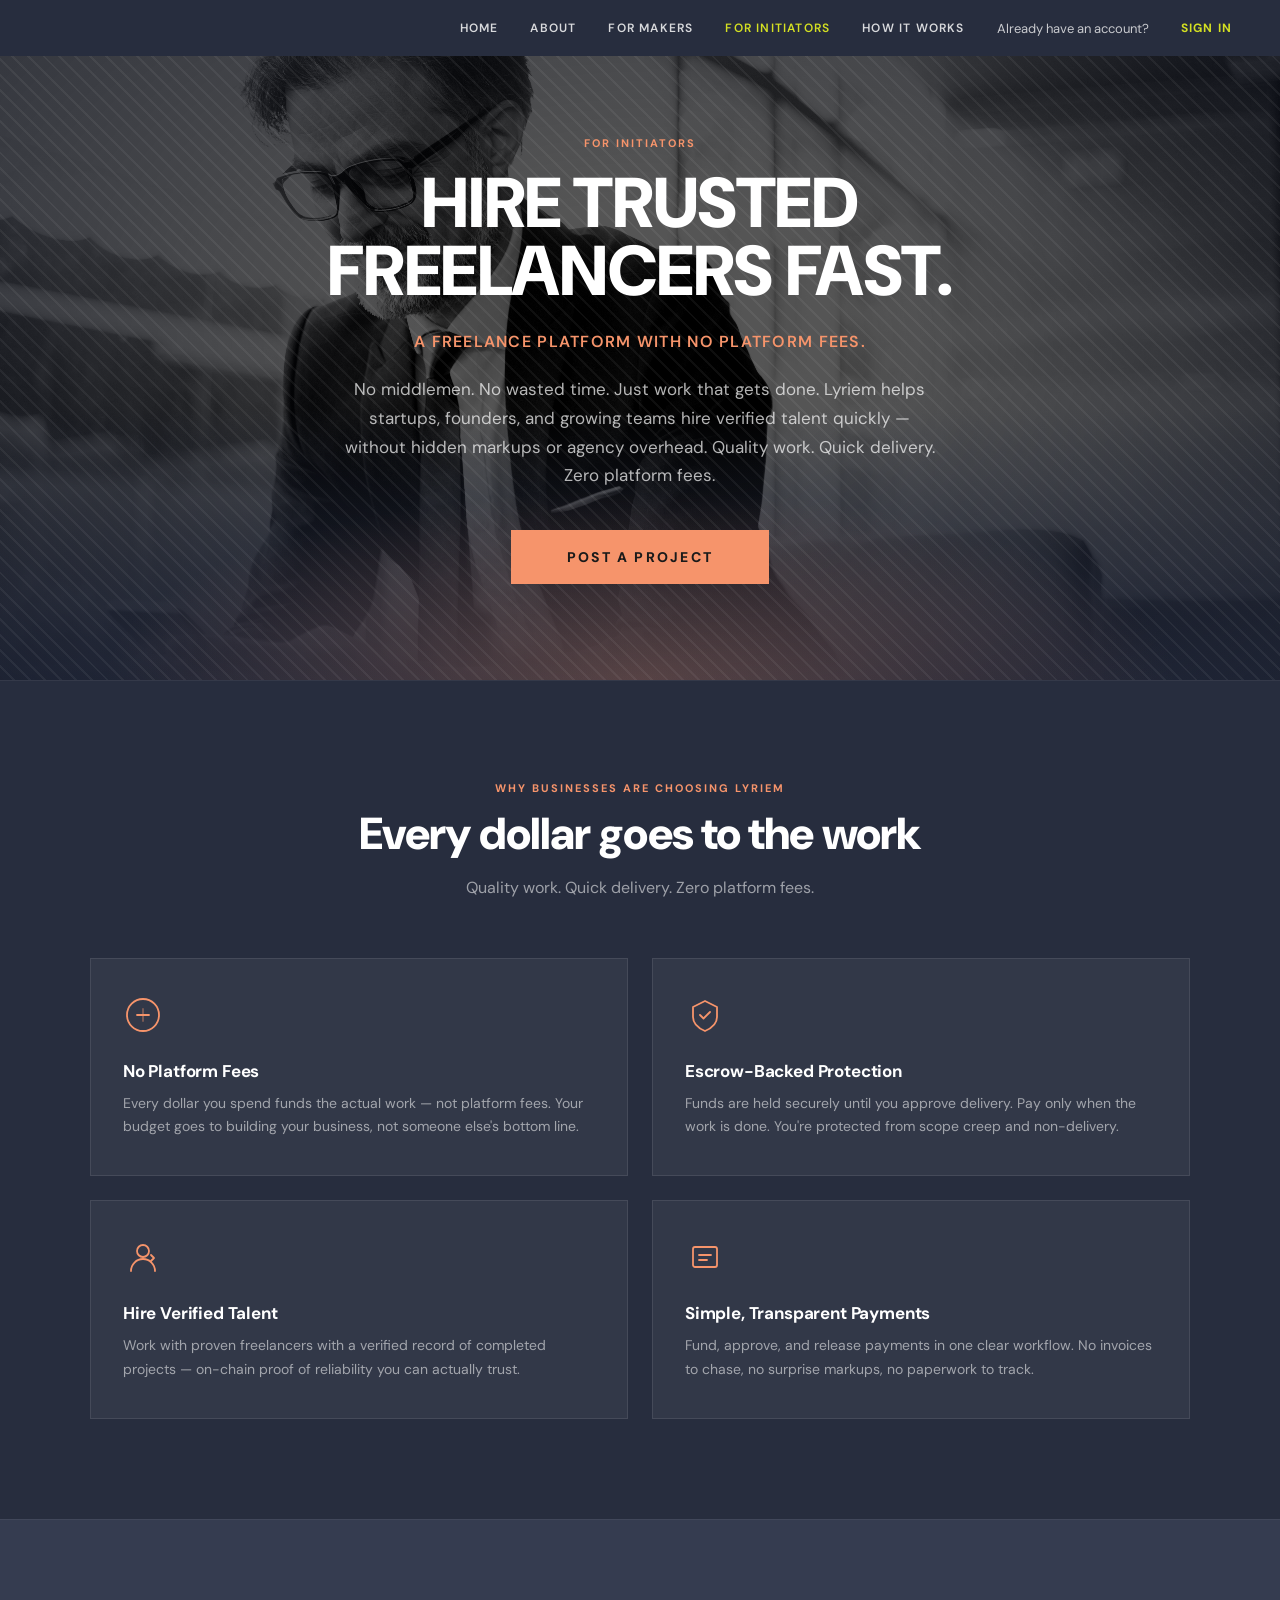
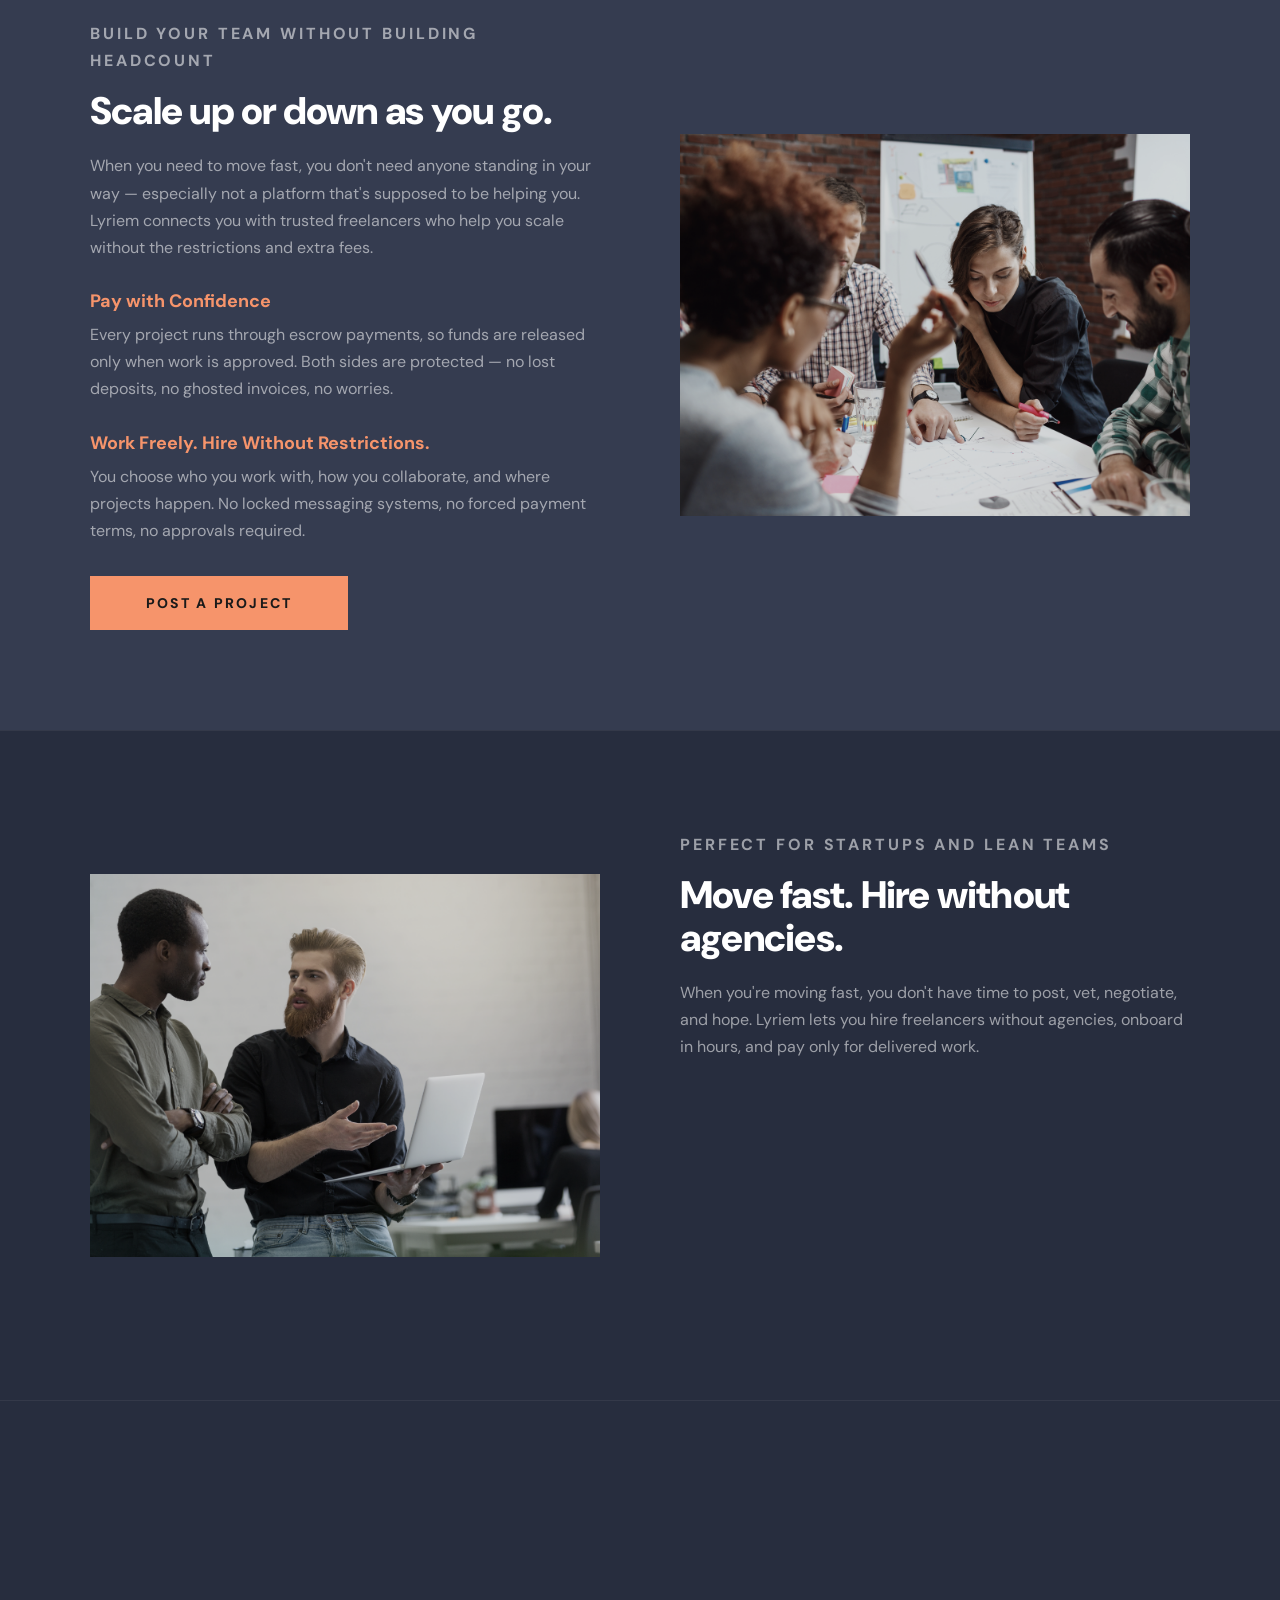
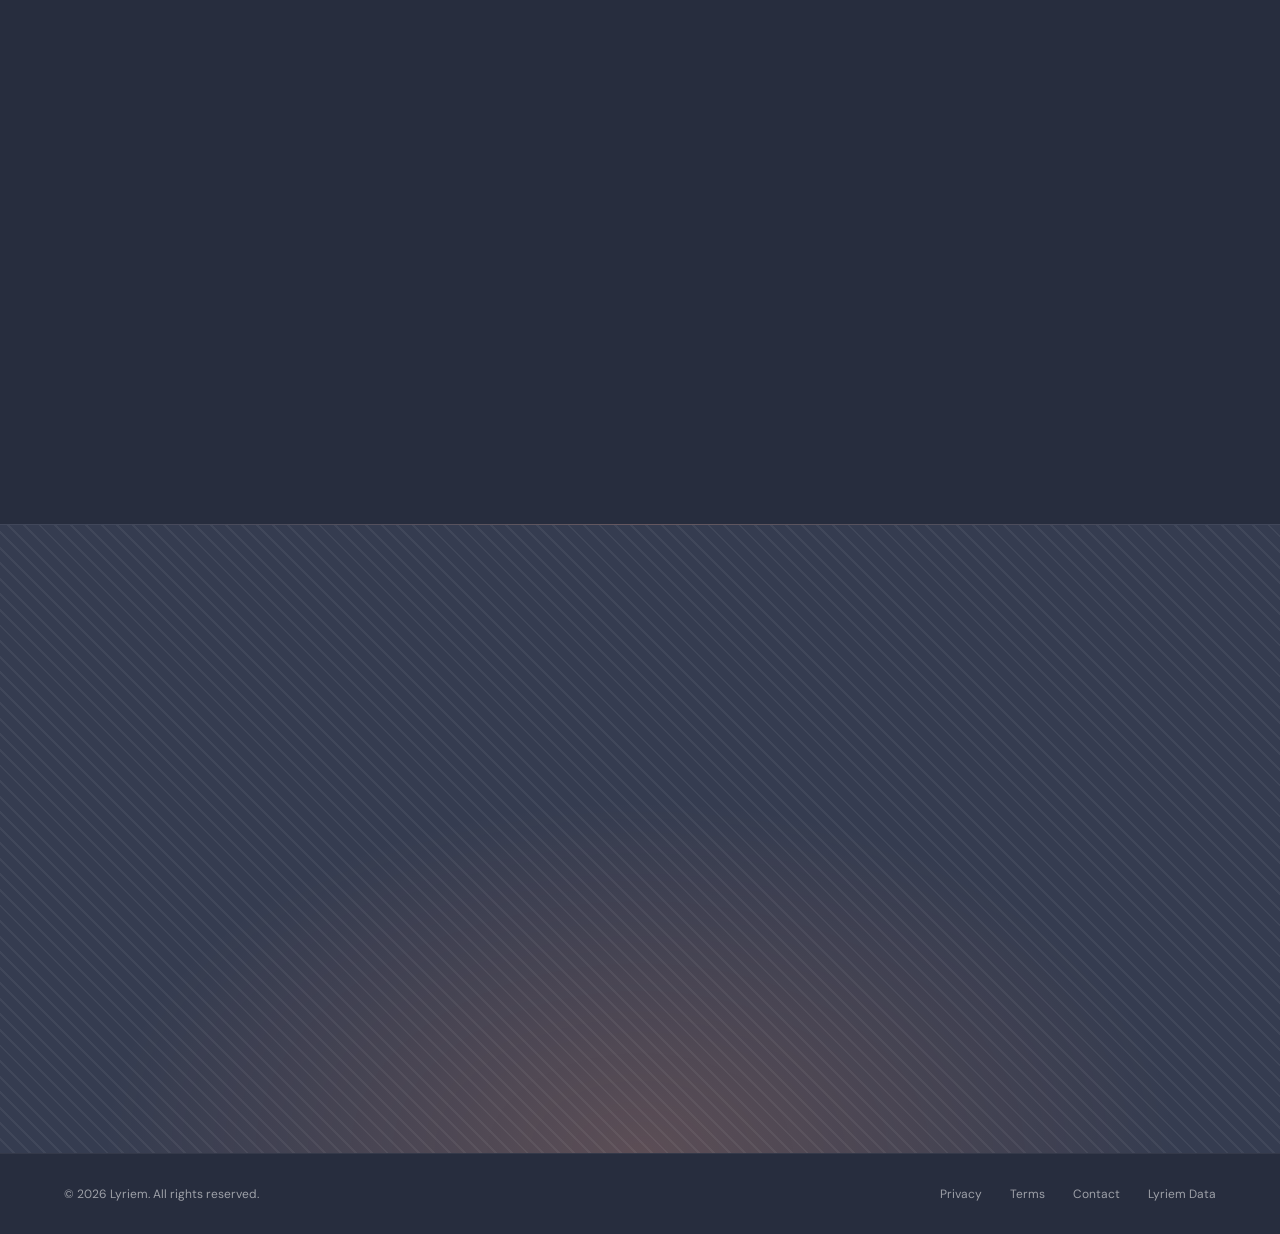
<file: for-initiators.html>
<!DOCTYPE html>
<html lang="en">
<head>
<meta charset="UTF-8">
<meta name="viewport" content="width=device-width, initial-scale=1.0">
<title>Lyriem for Businesses | Hire Freelancers with No Platform Fees</title>
<meta name="description" content="Hire trusted freelancers fast. Lyriem is the freelance platform with no platform fees and escrow payments that makes every project secure and simple.">
<link rel="preconnect" href="https://fonts.googleapis.com">
<link rel="preconnect" href="https://fonts.gstatic.com" crossorigin>
<link href="https://fonts.googleapis.com/css2?family=DM+Sans:ital,opsz,wght@0,9..40,300;0,9..40,400;0,9..40,500;0,9..40,600;0,9..40,700;0,9..40,800;0,9..40,900;1,9..40,400&display=swap" rel="stylesheet">
<link rel="stylesheet" href="lyriem-shared.css">
</head>
<body>
<a href="#main" class="skip-link">Skip to main content</a>
<nav class="site-nav" aria-label="Main navigation">
  <a href="index.html">Home</a>
  <a href="about.html">About</a>
  <a href="for-makers.html">For Makers</a>
  <a href="for-initiators.html" aria-current="page">For Initiators</a>
  <a href="how-it-works.html">How It Works</a>
  <span class="nav-muted">Already have an account?</span>
  <a href="https://www.lyriem.com/signin" class="nav-signin">Sign In</a>
  <button class="nav-hamburger" id="navBurger" aria-label="Open navigation menu" aria-expanded="false" aria-controls="navDrawer"><span></span><span></span><span></span></button>
</nav>
<div class="nav-drawer" id="navDrawer" role="dialog" aria-label="Navigation menu">
  <a href="index.html">Home</a>
  <a href="about.html">About</a>
  <a href="for-makers.html">For Makers</a>
  <a href="for-initiators.html" aria-current="page">For Initiators</a>
  <a href="how-it-works.html">How It Works</a>
  <span class="nav-muted">Already have an account?</span>
  <a href="https://www.lyriem.com/signin" class="nav-signin">Sign In</a>
</div>

<main id="main">

<section class="page-hero">
  <img src="smiling-senior-man-checking-message-phone.jpg" alt="Business team hiring freelancers" class="page-hero-img">
  <div class="page-hero-vignette" aria-hidden="true"></div>
  <div class="page-hero-glow" aria-hidden="true"></div>
  <div class="page-hero-texture" aria-hidden="true"></div>
  <div class="page-hero-content">
    <p class="page-hero-eyebrow">For Initiators</p>
    <h1 class="page-hero-title">Hire trusted<br>freelancers fast.</h1>
    <p class="page-hero-subtitle">A freelance platform with no platform fees.</p>
    <p class="page-hero-body">No middlemen. No wasted time. Just work that gets done. Lyriem helps startups, founders, and growing teams hire verified talent quickly — without hidden markups or agency overhead. Quality work. Quick delivery. Zero platform fees.</p>
    <a href="https://www.lyriem.com/register" class="btn-primary">Post a Project</a>
  </div>
</section>

<section class="section-dark section-pad" aria-labelledby="why-init-title">
  <div class="section-inner">
    <p class="section-eyebrow reveal" style="text-align:center">Why Businesses Are Choosing Lyriem</p>
    <h2 class="section-title reveal" id="why-init-title" style="text-align:center">Every dollar goes to the work</h2>
    <p class="section-subtitle reveal" style="text-align:center;max-width:520px;margin:0 auto">Quality work. Quick delivery. Zero platform fees.</p>
    <div class="feature-grid feature-grid-2" style="margin-top:56px">
      <div class="feature-card reveal">
        <svg class="feature-card-icon" viewBox="0 0 40 40" fill="none" stroke="currentColor" stroke-width="1.8" aria-hidden="true"><circle cx="20" cy="20" r="16"/><path d="M14 20h12" stroke-linecap="round"/><path d="M20 26v-12" stroke-linecap="round" opacity="0.4"/></svg>
        <h3>No Platform Fees</h3>
        <p>Every dollar you spend funds the actual work — not platform fees. Your budget goes to building your business, not someone else's bottom line.</p>
      </div>
      <div class="feature-card reveal">
        <svg class="feature-card-icon" viewBox="0 0 40 40" fill="none" stroke="currentColor" stroke-width="1.8" aria-hidden="true"><path d="M20 6l12 6v10c0 6-5 11-12 14C13 33 8 28 8 22V12l12-6z" stroke-linecap="round" stroke-linejoin="round"/><path d="M15 20l3.5 3.5L25 17" stroke-linecap="round" stroke-linejoin="round"/></svg>
        <h3>Escrow-Backed Protection</h3>
        <p>Funds are held securely until you approve delivery. Pay only when the work is done. You're protected from scope creep and non-delivery.</p>
      </div>
      <div class="feature-card reveal">
        <svg class="feature-card-icon" viewBox="0 0 40 40" fill="none" stroke="currentColor" stroke-width="1.8" aria-hidden="true"><circle cx="20" cy="14" r="6"/><path d="M8 34c0-6.627 5.373-12 12-12s12 5.373 12 12" stroke-linecap="round"/><path d="M28 18l3 3-3 3" stroke-linecap="round" stroke-linejoin="round"/></svg>
        <h3>Hire Verified Talent</h3>
        <p>Work with proven freelancers with a verified record of completed projects — on-chain proof of reliability you can actually trust.</p>
      </div>
      <div class="feature-card reveal">
        <svg class="feature-card-icon" viewBox="0 0 40 40" fill="none" stroke="currentColor" stroke-width="1.8" aria-hidden="true"><rect x="8" y="10" width="24" height="20" rx="2"/><path d="M14 18h12M14 23h8" stroke-linecap="round"/></svg>
        <h3>Simple, Transparent Payments</h3>
        <p>Fund, approve, and release payments in one clear workflow. No invoices to chase, no surprise markups, no paperwork to track.</p>
      </div>
    </div>
  </div>
</section>

<section class="section-navy section-pad" aria-labelledby="team-title">
  <div class="section-inner">
    <div class="two-col">
      <div class="two-col-text">
        <p class="section-eyebrow reveal">Build Your Team Without Building Headcount</p>
        <h2 class="reveal" id="team-title" style="font-weight:900;font-size:clamp(26px,3vw,40px);line-height:1.1;letter-spacing:-0.02em;margin-bottom:20px;color:var(--white)">Scale up or down as you go.</h2>
        <p class="reveal" style="font-size:16px;color:var(--text-muted);line-height:1.7;margin-bottom:16px">When you need to move fast, you don't need anyone standing in your way — especially not a platform that's supposed to be helping you. Lyriem connects you with trusted freelancers who help you scale without the restrictions and extra fees.</p>
        <h3 class="reveal" style="font-size:18px;font-weight:700;color:var(--orange);margin-bottom:8px;margin-top:28px">Pay with Confidence</h3>
        <p class="reveal" style="font-size:16px;color:var(--text-muted);line-height:1.7;margin-bottom:16px">Every project runs through escrow payments, so funds are released only when work is approved. Both sides are protected — no lost deposits, no ghosted invoices, no worries.</p>
        <h3 class="reveal" style="font-size:18px;font-weight:700;color:var(--orange);margin-bottom:8px;margin-top:28px">Work Freely. Hire Without Restrictions.</h3>
        <p class="reveal" style="font-size:16px;color:var(--text-muted);line-height:1.7;margin-bottom:32px">You choose who you work with, how you collaborate, and where projects happen. No locked messaging systems, no forced payment terms, no approvals required.</p>
        <a href="https://www.lyriem.com/register" class="btn-primary reveal">Post a Project</a>
      </div>
      <div class="two-col-img reveal"><img src="colleagues-discussing-new-ideas-business-meeting.jpg" alt="Team working on a project together"></div>
    </div>
  </div>
</section>

<section class="section-dark section-pad" aria-labelledby="startup-title">
  <div class="section-inner">
    <div class="two-col">
      <div class="two-col-img reveal"><img src="two-young-smart-business-men-discussing-new-project.jpg" alt="Startup team collaborating"></div>
      <div class="two-col-text">
        <p class="section-eyebrow reveal">Perfect for Startups and Lean Teams</p>
        <h2 class="reveal" id="startup-title" style="font-weight:900;font-size:clamp(26px,3vw,40px);line-height:1.1;letter-spacing:-0.02em;margin-bottom:20px;color:var(--white)">Move fast. Hire without agencies.</h2>
        <p class="reveal" style="font-size:16px;color:var(--text-muted);line-height:1.7;margin-bottom:16px">When you're moving fast, you don't have time to post, vet, negotiate, and hope. Lyriem lets you hire freelancers without agencies, onboard in hours, and pay only for delivered work.</p>
        <p class="reveal" style="font-size:16px;color:var(--text-muted);line-height:1.7;margin-bottom:16px">Whether you're building an MVP or scaling your SaaS product, Lyriem helps you build product faster with freelancers — safely, transparently, and without the 20%+ tax.</p>
        <h3 class="reveal" style="font-size:18px;font-weight:700;color:var(--orange);margin-bottom:8px;margin-top:28px">Control Without Complexity</h3>
        <p class="reveal" style="font-size:16px;color:var(--text-muted);line-height:1.7">Lyriem gives you visibility into milestones, payments, and progress — all in one dashboard. No invoices to chase. No paperwork to track. Just real accountability.</p>
      </div>
    </div>
  </div>
</section>

<section class="section-dark section-pad" aria-labelledby="faq-init">
  <div class="section-inner">
    <h2 class="section-title reveal" id="faq-init" style="text-align:center;margin-bottom:56px">Frequently Asked Questions</h2>
    <div class="faq-wrap">
      <div class="faq-item reveal"><button class="faq-question" aria-expanded="false">How is Lyriem different from other freelance platforms?<svg width="14" height="14" viewBox="0 0 14 14" fill="none" aria-hidden="true"><path d="M7 1v12M1 7h12" stroke="currentColor" stroke-width="1.8" stroke-linecap="round"/></svg></button><div class="faq-answer">Unlike other freelance platforms like Fiverr, Upwork and Toptal, Lyriem doesn't charge platform fees. We also understand that freelance projects require seamless collaboration, so we don't insert ourselves into your projects. You are free to work how, where and when you need to.</div></div>
      <div class="faq-item reveal"><button class="faq-question" aria-expanded="false">How do escrow payments work?<svg width="14" height="14" viewBox="0 0 14 14" fill="none" aria-hidden="true"><path d="M7 1v12M1 7h12" stroke="currentColor" stroke-width="1.8" stroke-linecap="round"/></svg></button><div class="faq-answer">Trust is essential to the freelance relationship. Lyriem requires projects to be pre-funded before they can be posted. These funds are held securely until you approve delivery. Both sides are protected — no lost deposits, no ghosted invoices, no worries.</div></div>
      <div class="faq-item reveal"><button class="faq-question" aria-expanded="false">Can I hire freelancers without going through an agency?<svg width="14" height="14" viewBox="0 0 14 14" fill="none" aria-hidden="true"><path d="M7 1v12M1 7h12" stroke="currentColor" stroke-width="1.8" stroke-linecap="round"/></svg></button><div class="faq-answer">Yes. Lyriem connects you directly with vetted freelancers — no middlemen or markups.</div></div>
      <div class="faq-item reveal"><button class="faq-question" aria-expanded="false">Are there any fees at all?<svg width="14" height="14" viewBox="0 0 14 14" fill="none" aria-hidden="true"><path d="M7 1v12M1 7h12" stroke="currentColor" stroke-width="1.8" stroke-linecap="round"/></svg></button><div class="faq-answer">Lyriem won't charge you to use the platform. From time to time you may incur third-party fees such as credit card processing fees. As part of our commitment to making your budget go further, we negotiate to keep these fees as low as possible.</div></div>
      <div class="faq-item reveal"><button class="faq-question" aria-expanded="false">What kinds of freelancers can I hire?<svg width="14" height="14" viewBox="0 0 14 14" fill="none" aria-hidden="true"><path d="M7 1v12M1 7h12" stroke="currentColor" stroke-width="1.8" stroke-linecap="round"/></svg></button><div class="faq-answer">Developers, designers, marketers, writers — anyone who helps you move faster without growing payroll.</div></div>
      <div class="faq-item reveal"><button class="faq-question" aria-expanded="false">Is my data private?<svg width="14" height="14" viewBox="0 0 14 14" fill="none" aria-hidden="true"><path d="M7 1v12M1 7h12" stroke="currentColor" stroke-width="1.8" stroke-linecap="round"/></svg></button><div class="faq-answer">Always. Lyriem never sells personal or client data. Only anonymized, aggregated patterns are collected — things like average pay rates for developers in Austin. No individual names, projects, or financials are ever shared.</div></div>
    </div>
  </div>
</section>

<section class="footer-cta" aria-labelledby="fcta-init">
  <div class="footer-cta-inner">
    <h2 class="section-title reveal" id="fcta-init">Work faster.<br>Spend smarter.<br>Build better.</h2>
    <p class="footer-cta-subtitle reveal">The future of work isn't about cutting costs. It's about cutting friction.</p>
    <p class="footer-cta-tagline reveal">Hire trusted freelancers fast, pay securely, stay in control.</p>
    <a href="https://www.lyriem.com/register" class="btn-primary reveal">Post a Project</a>
  </div>
</section>

</main>

<footer class="site-footer">
  <span>© 2026 Lyriem. All rights reserved.</span>
  <nav class="footer-links" aria-label="Footer navigation">
    <a href="#">Privacy</a><a href="#">Terms</a>
    <a href="mailto:austin.riggs@lyriem.com">Contact</a><a href="#">Lyriem Data</a>
  </nav>
</footer>
<script src="lyriem-shared.js"></script>
</body>
</html>
</file>
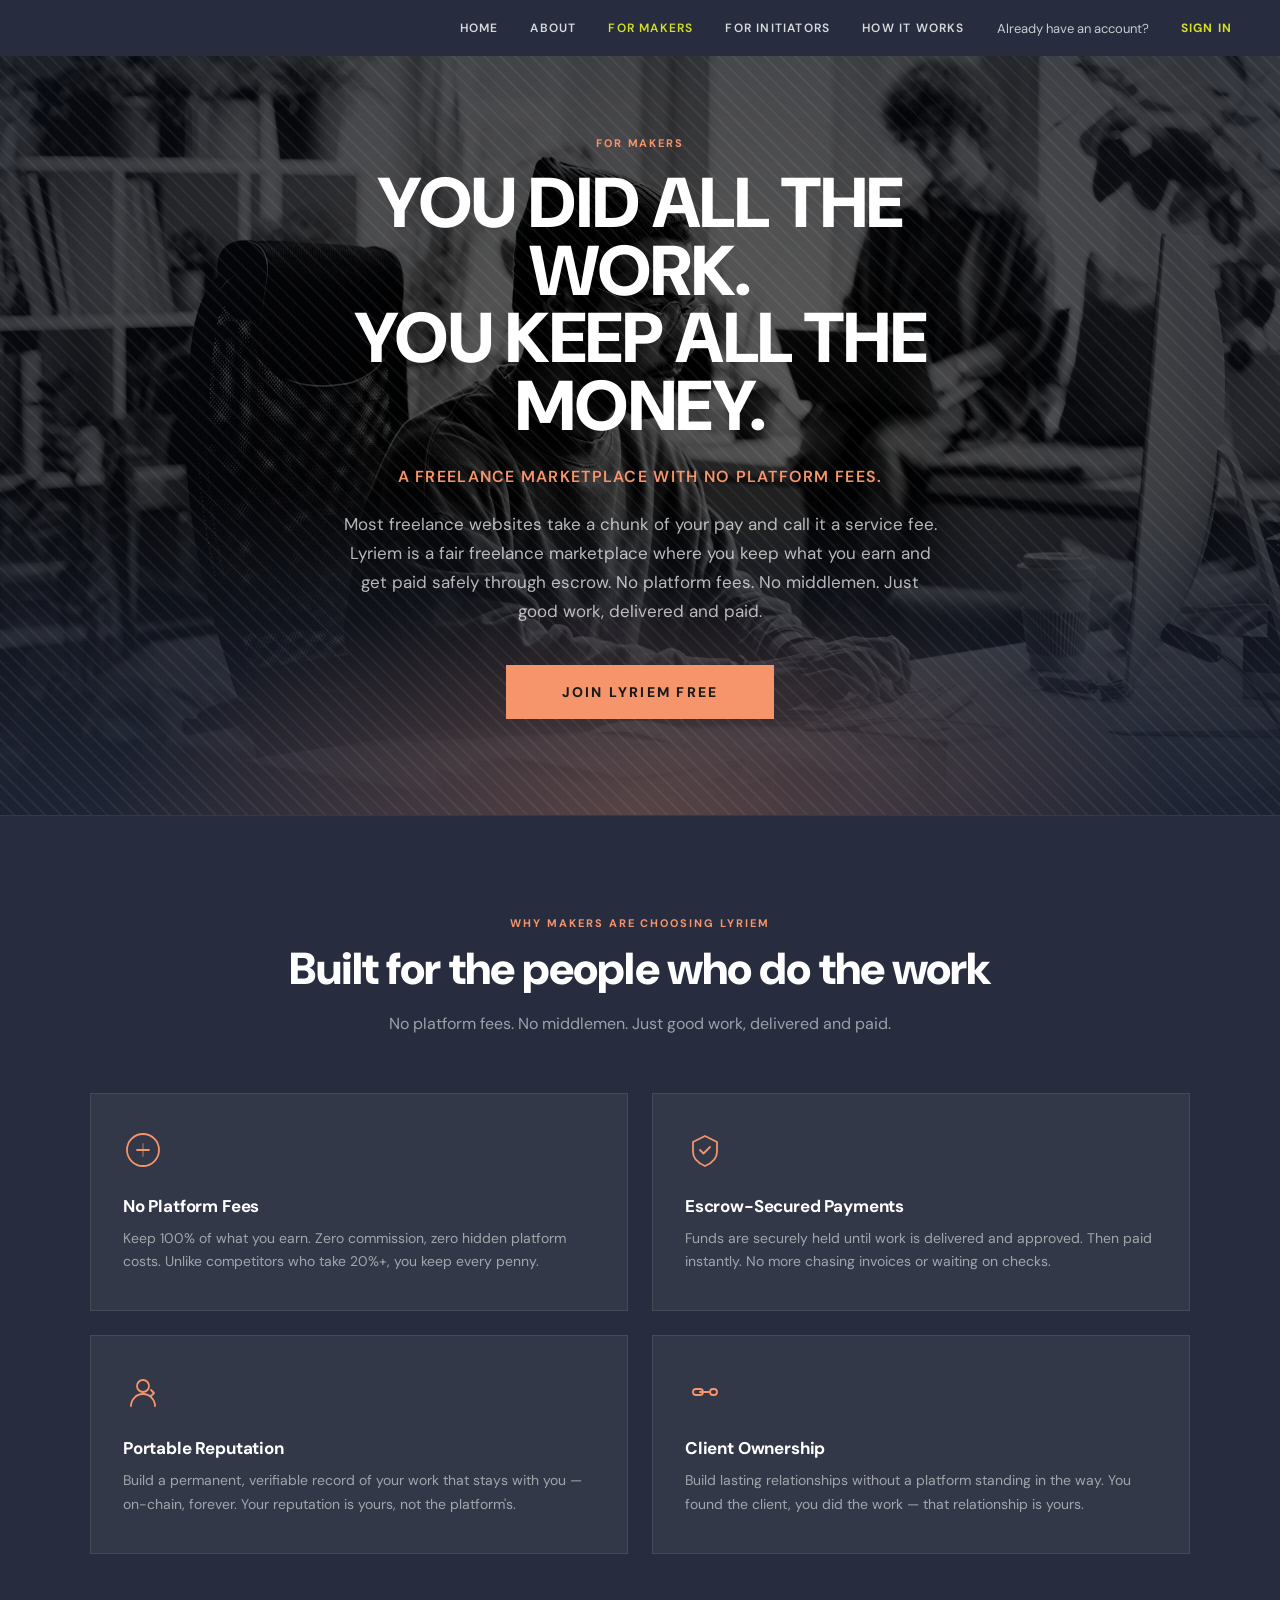
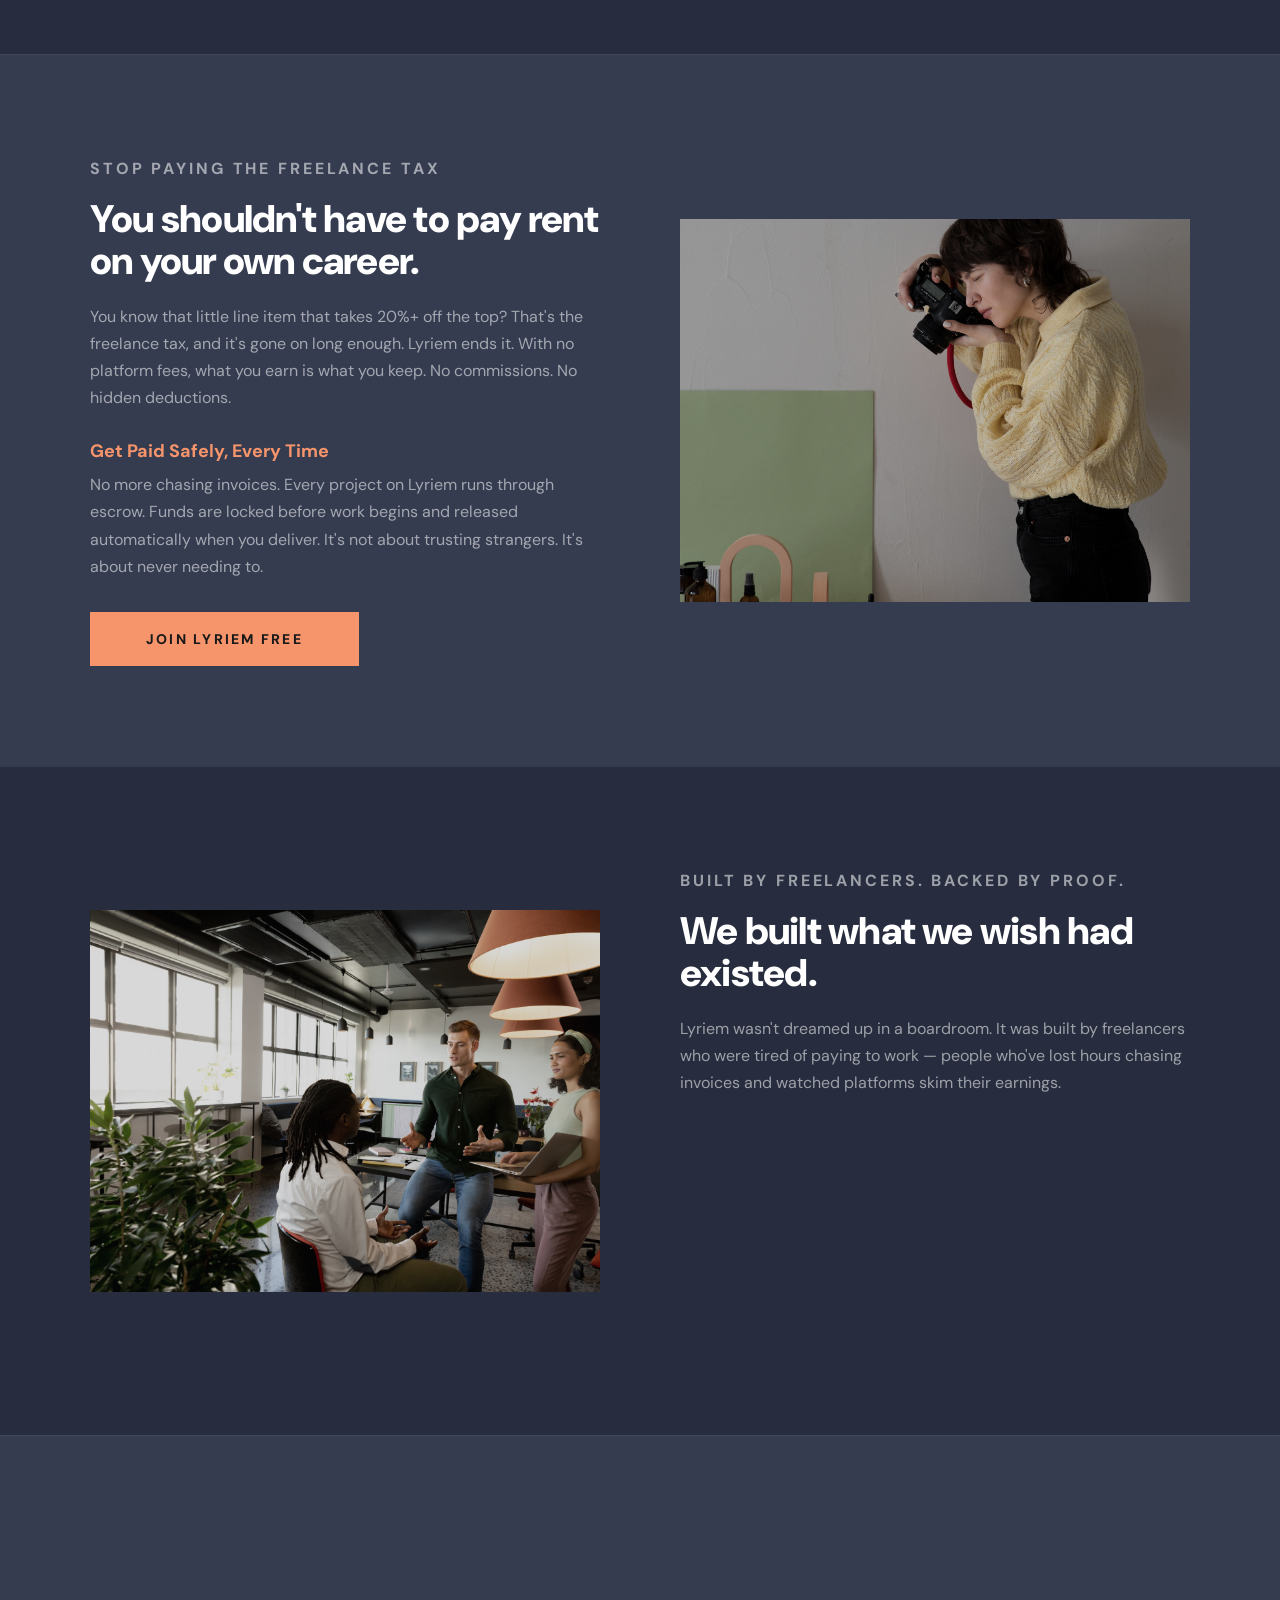
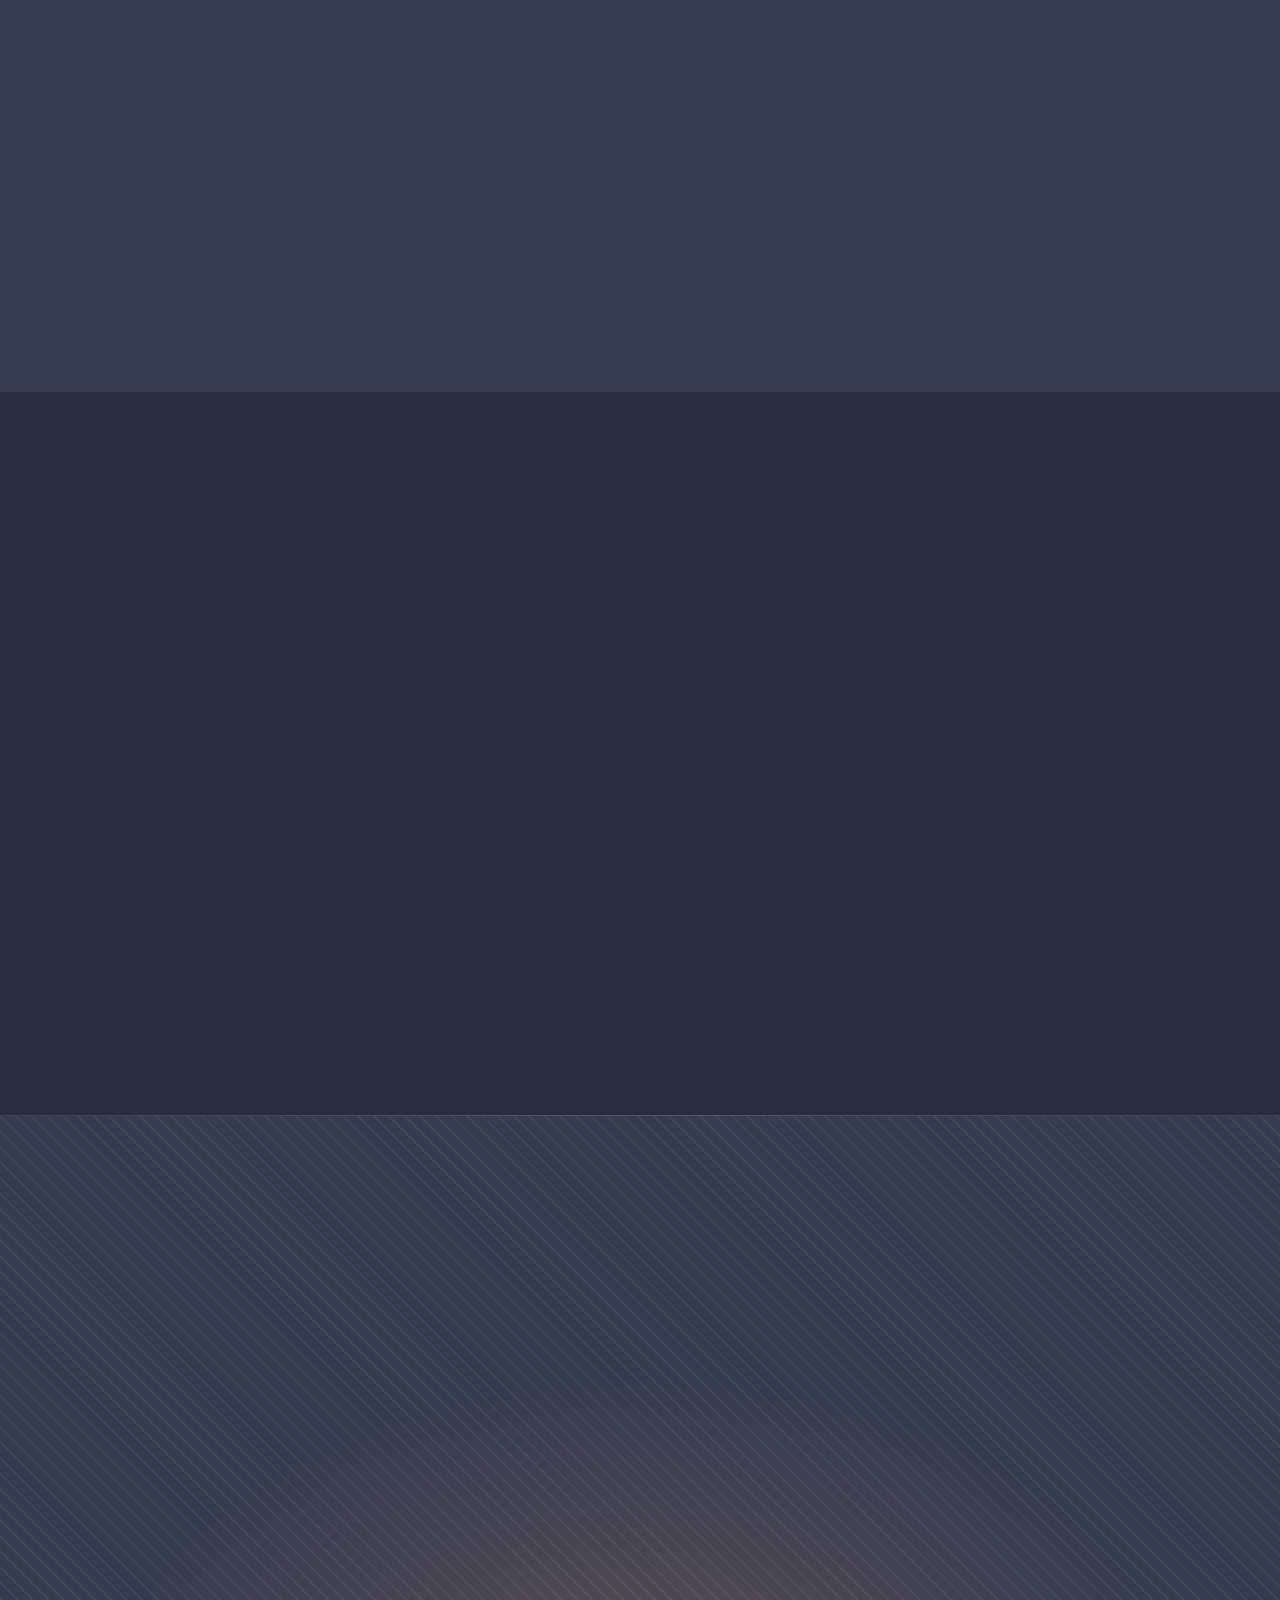
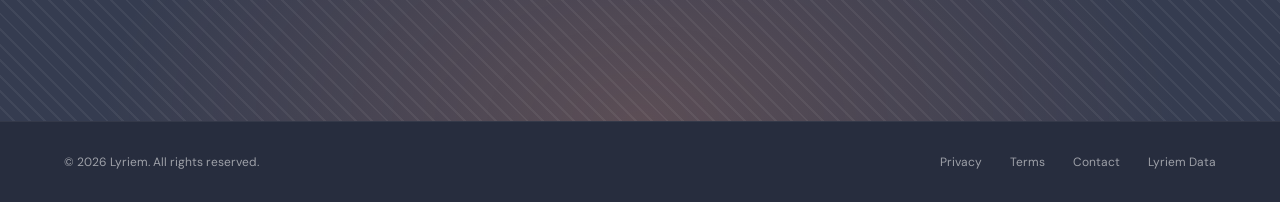
<file: for-makers.html>
<!DOCTYPE html>
<html lang="en">
<head>
<meta charset="UTF-8">
<meta name="viewport" content="width=device-width, initial-scale=1.0">
<title>Lyriem | Freelance Marketplace with No Platform Fees</title>
<meta name="description" content="Find freelance jobs on Lyriem — the trusted freelance platform with no platform fees, secure payments, and permanent work history.">
<link rel="preconnect" href="https://fonts.googleapis.com">
<link rel="preconnect" href="https://fonts.gstatic.com" crossorigin>
<link href="https://fonts.googleapis.com/css2?family=DM+Sans:ital,opsz,wght@0,9..40,300;0,9..40,400;0,9..40,500;0,9..40,600;0,9..40,700;0,9..40,800;0,9..40,900;1,9..40,400&display=swap" rel="stylesheet">
<link rel="stylesheet" href="lyriem-shared.css">
</head>
<body>
<a href="#main" class="skip-link">Skip to main content</a>
<nav class="site-nav" aria-label="Main navigation">
  <a href="index.html">Home</a>
  <a href="about.html">About</a>
  <a href="for-makers.html" aria-current="page">For Makers</a>
  <a href="for-initiators.html">For Initiators</a>
  <a href="how-it-works.html">How It Works</a>
  <span class="nav-muted">Already have an account?</span>
  <a href="https://www.lyriem.com/signin" class="nav-signin">Sign In</a>
  <button class="nav-hamburger" id="navBurger" aria-label="Open navigation menu" aria-expanded="false" aria-controls="navDrawer"><span></span><span></span><span></span></button>
</nav>
<div class="nav-drawer" id="navDrawer" role="dialog" aria-label="Navigation menu">
  <a href="index.html">Home</a>
  <a href="about.html">About</a>
  <a href="for-makers.html" aria-current="page">For Makers</a>
  <a href="for-initiators.html">For Initiators</a>
  <a href="how-it-works.html">How It Works</a>
  <span class="nav-muted">Already have an account?</span>
  <a href="https://www.lyriem.com/signin" class="nav-signin">Sign In</a>
</div>

<main id="main">

<section class="page-hero">
  <img src="young-serious-webdesigner-working-new-website.jpg" alt="Freelancer working independently" class="page-hero-img">
  <div class="page-hero-vignette" aria-hidden="true"></div>
  <div class="page-hero-glow" aria-hidden="true"></div>
  <div class="page-hero-texture" aria-hidden="true"></div>
  <div class="page-hero-content">
    <p class="page-hero-eyebrow">For Makers</p>
    <h1 class="page-hero-title">You did all the work.<br>You keep all the money.</h1>
    <p class="page-hero-subtitle">A freelance marketplace with no platform fees.</p>
    <p class="page-hero-body">Most freelance websites take a chunk of your pay and call it a service fee. Lyriem is a fair freelance marketplace where you keep what you earn and get paid safely through escrow. No platform fees. No middlemen. Just good work, delivered and paid.</p>
    <a href="https://www.lyriem.com/register" class="btn-primary">Join Lyriem Free</a>
  </div>
</section>

<section class="section-dark section-pad" aria-labelledby="why-makers-title">
  <div class="section-inner">
    <p class="section-eyebrow reveal" style="text-align:center">Why Makers Are Choosing Lyriem</p>
    <h2 class="section-title reveal" id="why-makers-title" style="text-align:center">Built for the people who do the work</h2>
    <p class="section-subtitle reveal" style="text-align:center;max-width:520px;margin:0 auto">No platform fees. No middlemen. Just good work, delivered and paid.</p>
    <div class="feature-grid feature-grid-2" style="margin-top:56px">
      <div class="feature-card reveal">
        <svg class="feature-card-icon" viewBox="0 0 40 40" fill="none" stroke="currentColor" stroke-width="1.8" aria-hidden="true"><circle cx="20" cy="20" r="16"/><path d="M14 20h12" stroke-linecap="round"/><path d="M20 26v-12" stroke-linecap="round" opacity="0.4"/></svg>
        <h3>No Platform Fees</h3>
        <p>Keep 100% of what you earn. Zero commission, zero hidden platform costs. Unlike competitors who take 20%+, you keep every penny.</p>
      </div>
      <div class="feature-card reveal">
        <svg class="feature-card-icon" viewBox="0 0 40 40" fill="none" stroke="currentColor" stroke-width="1.8" aria-hidden="true"><path d="M20 6l12 6v10c0 6-5 11-12 14C13 33 8 28 8 22V12l12-6z" stroke-linecap="round" stroke-linejoin="round"/><path d="M15 20l3.5 3.5L25 17" stroke-linecap="round" stroke-linejoin="round"/></svg>
        <h3>Escrow-Secured Payments</h3>
        <p>Funds are securely held until work is delivered and approved. Then paid instantly. No more chasing invoices or waiting on checks.</p>
      </div>
      <div class="feature-card reveal">
        <svg class="feature-card-icon" viewBox="0 0 40 40" fill="none" stroke="currentColor" stroke-width="1.8" aria-hidden="true"><circle cx="20" cy="14" r="6"/><path d="M8 34c0-6.627 5.373-12 12-12s12 5.373 12 12" stroke-linecap="round"/><path d="M28 18l3 3-3 3" stroke-linecap="round" stroke-linejoin="round"/></svg>
        <h3>Portable Reputation</h3>
        <p>Build a permanent, verifiable record of your work that stays with you — on-chain, forever. Your reputation is yours, not the platform's.</p>
      </div>
      <div class="feature-card reveal">
        <svg class="feature-card-icon" viewBox="0 0 40 40" fill="none" stroke="currentColor" stroke-width="1.8" aria-hidden="true"><path d="M8 20c0-1.5 1-3 3-3h4a3 3 0 010 6h-4c-2 0-3-1.5-3-3z" stroke-linecap="round"/><path d="M25 20c0-1.5 1-3 3-3h1a3 3 0 010 6h-1c-2 0-3-1.5-3-3z" stroke-linecap="round"/><path d="M15 20h10" stroke-linecap="round"/></svg>
        <h3>Client Ownership</h3>
        <p>Build lasting relationships without a platform standing in the way. You found the client, you did the work — that relationship is yours.</p>
      </div>
    </div>
  </div>
</section>

<section class="section-navy section-pad" aria-labelledby="tax-title">
  <div class="section-inner">
    <div class="two-col">
      <div class="two-col-text">
        <p class="section-eyebrow reveal">Stop Paying the Freelance Tax</p>
        <h2 class="reveal" id="tax-title" style="font-weight:900;font-size:clamp(26px,3vw,40px);line-height:1.1;letter-spacing:-0.02em;margin-bottom:20px;color:var(--white)">You shouldn't have to pay rent on your own career.</h2>
        <p class="reveal" style="font-size:16px;color:var(--text-muted);line-height:1.7;margin-bottom:16px">You know that little line item that takes 20%+ off the top? That's the freelance tax, and it's gone on long enough. Lyriem ends it. With no platform fees, what you earn is what you keep. No commissions. No hidden deductions.</p>
        <h3 class="reveal" style="font-size:18px;font-weight:700;color:var(--orange);margin-bottom:8px;margin-top:28px">Get Paid Safely, Every Time</h3>
        <p class="reveal" style="font-size:16px;color:var(--text-muted);line-height:1.7;margin-bottom:32px">No more chasing invoices. Every project on Lyriem runs through escrow. Funds are locked before work begins and released automatically when you deliver. It's not about trusting strangers. It's about never needing to.</p>
        <a href="https://www.lyriem.com/register" class="btn-primary reveal">Join Lyriem Free</a>
      </div>
      <div class="two-col-img reveal"><img src="side-view-woman-working-photography-studio.jpg" alt="Freelancer working independently"></div>
    </div>
  </div>
</section>

<section class="section-dark section-pad" aria-labelledby="built-title">
  <div class="section-inner">
    <div class="two-col">
      <div class="two-col-img reveal"><img src="caucasian-manager-discussing-with-multiracial-colleagues-meeting-office.jpg" alt="Freelancers collaborating"></div>
      <div class="two-col-text">
        <p class="section-eyebrow reveal">Built by Freelancers. Backed by Proof.</p>
        <h2 class="reveal" id="built-title" style="font-weight:900;font-size:clamp(26px,3vw,40px);line-height:1.1;letter-spacing:-0.02em;margin-bottom:20px;color:var(--white)">We built what we wish had existed.</h2>
        <p class="reveal" style="font-size:16px;color:var(--text-muted);line-height:1.7;margin-bottom:16px">Lyriem wasn't dreamed up in a boardroom. It was built by freelancers who were tired of paying to work — people who've lost hours chasing invoices and watched platforms skim their earnings.</p>
        <p class="reveal" style="font-size:16px;color:var(--text-muted);line-height:1.7;margin-bottom:16px">We built a place to find freelance clients online, get paid fast, and actually own your career. We're proving that a freelance marketplace with no platform fees is the future.</p>
        <h3 class="reveal" style="font-size:18px;font-weight:700;color:var(--orange);margin-bottom:8px;margin-top:28px">Build a Reputation That Travels With You</h3>
        <p class="reveal" style="font-size:16px;color:var(--text-muted);line-height:1.7">Your proof of work shouldn't disappear when you switch platforms. With Lyriem, your record is permanent, portable, and yours — so clients see verified experience, not empty reviews.</p>
      </div>
    </div>
  </div>
</section>

<section class="section-navy section-pad" aria-labelledby="alt-title">
  <div class="section-inner" style="text-align:center;max-width:700px">
    <p class="section-eyebrow reveal">The Alternative to Upwork and Fiverr That Actually Feels Fair</p>
    <h2 class="section-title reveal" id="alt-title">Fair pay. Fast payment.<br>Real control.</h2>
    <p class="section-subtitle reveal" style="margin:0 auto 16px">You've seen how big platforms work: more rules, higher cuts, slower pay. Lyriem flips that script. A trusted freelance platform built by freelancers, not investors.</p>
    <p class="reveal" style="font-size:16px;color:var(--text-muted);line-height:1.7;margin-bottom:36px">If you've been searching for the best freelance websites that actually respect your work, this is the one built for you.</p>
    <a href="https://www.lyriem.com/register" class="btn-primary reveal">Join Lyriem Free</a>
  </div>
</section>

<section class="section-dark section-pad" aria-labelledby="faq-makers">
  <div class="section-inner">
    <h2 class="section-title reveal" id="faq-makers" style="text-align:center;margin-bottom:56px">Frequently Asked Questions</h2>
    <div class="faq-wrap">
      <div class="faq-item reveal"><button class="faq-question" aria-expanded="false">How is Lyriem different from other freelance websites?<svg width="14" height="14" viewBox="0 0 14 14" fill="none" aria-hidden="true"><path d="M7 1v12M1 7h12" stroke="currentColor" stroke-width="1.8" stroke-linecap="round"/></svg></button><div class="faq-answer">Other freelance platforms like Fiverr and Upwork charge you 20%+ in platform fees, so you do the work and they get the reward. Lyriem is the freelance marketplace with no platform fees. You keep what you earn and get paid safely through escrow.</div></div>
      <div class="faq-item reveal"><button class="faq-question" aria-expanded="false">Can I really keep 100% of what I earn?<svg width="14" height="14" viewBox="0 0 14 14" fill="none" aria-hidden="true"><path d="M7 1v12M1 7h12" stroke="currentColor" stroke-width="1.8" stroke-linecap="round"/></svg></button><div class="faq-answer">Yes. Lyriem doesn't charge platform fees — you'll never pay us a cut of your earnings.</div></div>
      <div class="faq-item reveal"><button class="faq-question" aria-expanded="false">Are there any fees at all?<svg width="14" height="14" viewBox="0 0 14 14" fill="none" aria-hidden="true"><path d="M7 1v12M1 7h12" stroke="currentColor" stroke-width="1.8" stroke-linecap="round"/></svg></button><div class="faq-answer">Lyriem won't charge you to use the platform. From time to time you may incur third-party fees such as credit card processing fees. As part of our commitment to making sure you get as much of your money as possible, we negotiate to keep these fees as low as possible.</div></div>
      <div class="faq-item reveal"><button class="faq-question" aria-expanded="false">What if a client doesn't pay?<svg width="14" height="14" viewBox="0 0 14 14" fill="none" aria-hidden="true"><path d="M7 1v12M1 7h12" stroke="currentColor" stroke-width="1.8" stroke-linecap="round"/></svg></button><div class="faq-answer">To open a job on the Lyriem platform, a job must be pre-funded. Those funds are held in an escrow account and released to you upon completion of the job. That's your built-in freelance payment guarantee.</div></div>
      <div class="faq-item reveal"><button class="faq-question" aria-expanded="false">Can I bring my own clients?<svg width="14" height="14" viewBox="0 0 14 14" fill="none" aria-hidden="true"><path d="M7 1v12M1 7h12" stroke="currentColor" stroke-width="1.8" stroke-linecap="round"/></svg></button><div class="faq-answer">Absolutely. Lyriem doesn't exert any claim over your client relationships or insert ourselves into the workflow or communications. You built the relationship. You own it. No lock-ins, no walls, no loss of control.</div></div>
      <div class="faq-item reveal"><button class="faq-question" aria-expanded="false">Is my data private?<svg width="14" height="14" viewBox="0 0 14 14" fill="none" aria-hidden="true"><path d="M7 1v12M1 7h12" stroke="currentColor" stroke-width="1.8" stroke-linecap="round"/></svg></button><div class="faq-answer">Always. Lyriem never sells personal or client data. Only anonymized, aggregated patterns are collected — things like average pay rates for developers in Austin. No individual names, projects, or financials are ever shared.</div></div>
    </div>
  </div>
</section>

<section class="footer-cta" aria-labelledby="fcta-makers">
  <div class="footer-cta-inner">
    <h2 class="section-title reveal" id="fcta-makers">You built your career.<br>Now build it on your terms.</h2>
    <p class="footer-cta-subtitle reveal">Fair pay. Safe payments. Freedom that's real.</p>
    <p class="footer-cta-tagline reveal">Lyriem is where freelancers finally stop paying to work.</p>
    <a href="https://www.lyriem.com/register" class="btn-primary reveal">Join Lyriem Free</a>
  </div>
</section>

</main>

<footer class="site-footer">
  <span>© 2026 Lyriem. All rights reserved.</span>
  <nav class="footer-links" aria-label="Footer navigation">
    <a href="#">Privacy</a><a href="#">Terms</a>
    <a href="mailto:austin.riggs@lyriem.com">Contact</a><a href="#">Lyriem Data</a>
  </nav>
</footer>
<script src="lyriem-shared.js"></script>
</body>
</html>
</file>
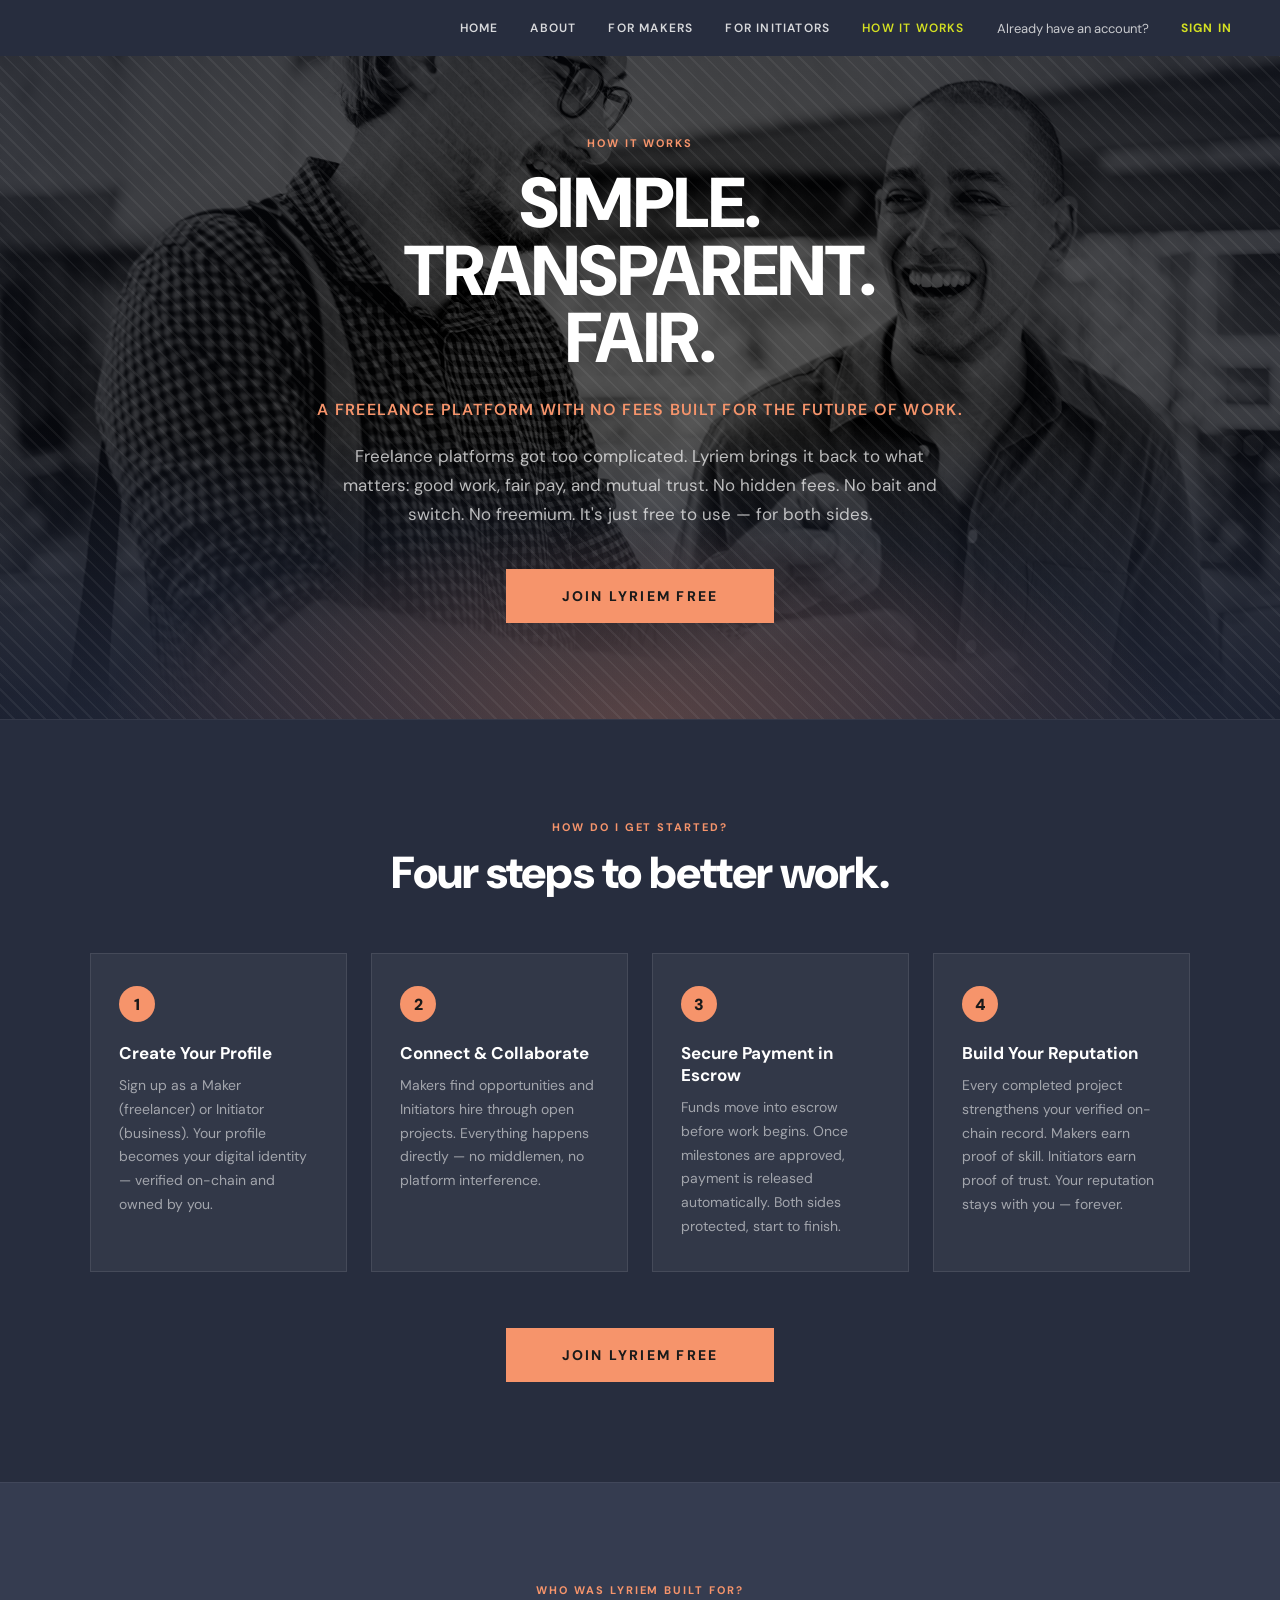
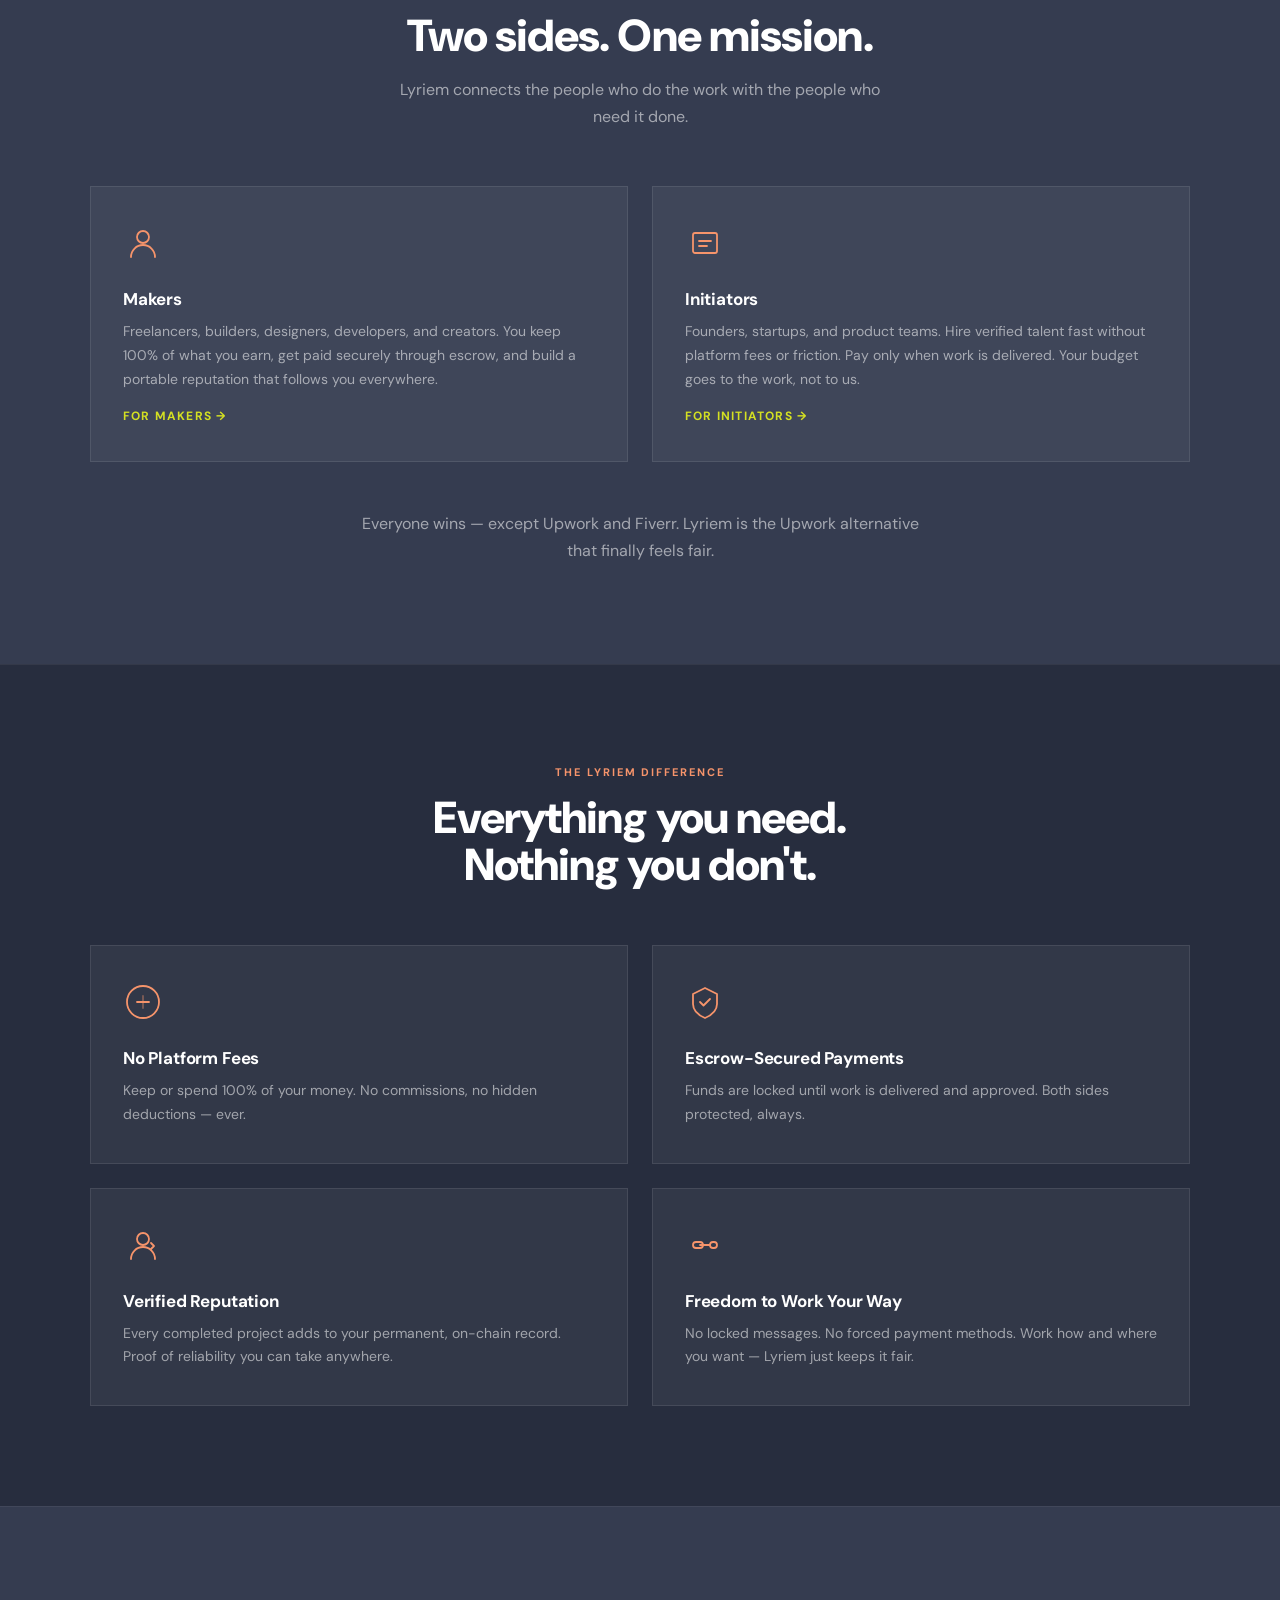
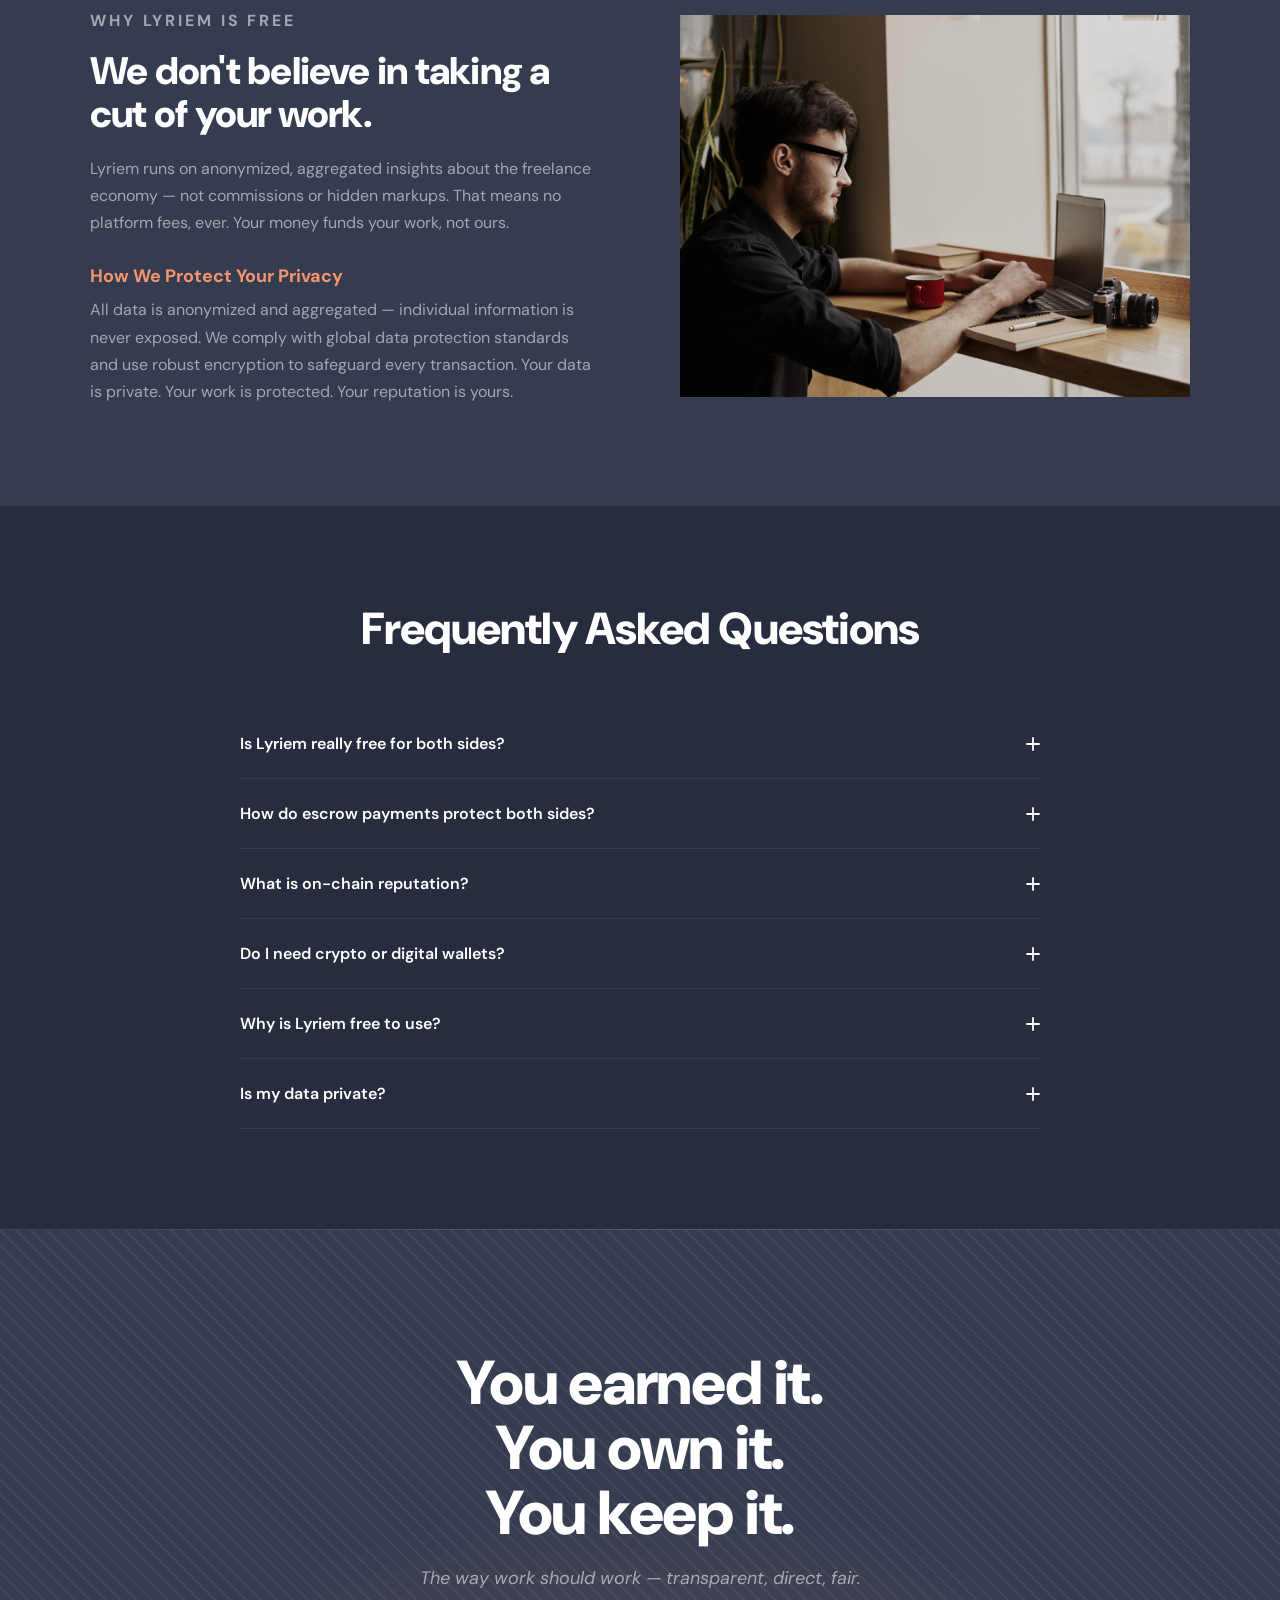
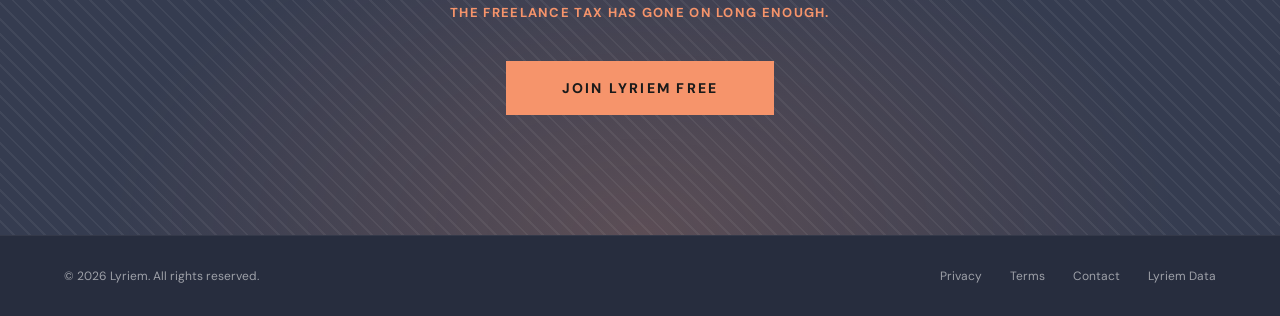
<file: how-it-works.html>
<!DOCTYPE html>
<html lang="en">
<head>
<meta charset="UTF-8">
<meta name="viewport" content="width=device-width, initial-scale=1.0">
<title>How Lyriem Works | Freelance Platform with No Fees</title>
<meta name="description" content="See how Lyriem connects freelancers and businesses with no platform fees, escrow payments, and verified on-chain reputation.">
<link rel="preconnect" href="https://fonts.googleapis.com">
<link rel="preconnect" href="https://fonts.gstatic.com" crossorigin>
<link href="https://fonts.googleapis.com/css2?family=DM+Sans:ital,opsz,wght@0,9..40,300;0,9..40,400;0,9..40,500;0,9..40,600;0,9..40,700;0,9..40,800;0,9..40,900;1,9..40,400&display=swap" rel="stylesheet">
<link rel="stylesheet" href="lyriem-shared.css">
</head>
<body>
<a href="#main" class="skip-link">Skip to main content</a>
<nav class="site-nav" aria-label="Main navigation">
  <a href="index.html">Home</a>
  <a href="about.html">About</a>
  <a href="for-makers.html">For Makers</a>
  <a href="for-initiators.html">For Initiators</a>
  <a href="how-it-works.html" aria-current="page">How It Works</a>
  <span class="nav-muted">Already have an account?</span>
  <a href="https://www.lyriem.com/signin" class="nav-signin">Sign In</a>
  <button class="nav-hamburger" id="navBurger" aria-label="Open navigation menu" aria-expanded="false" aria-controls="navDrawer"><span></span><span></span><span></span></button>
</nav>
<div class="nav-drawer" id="navDrawer" role="dialog" aria-label="Navigation menu">
  <a href="index.html">Home</a>
  <a href="about.html">About</a>
  <a href="for-makers.html">For Makers</a>
  <a href="for-initiators.html">For Initiators</a>
  <a href="how-it-works.html" aria-current="page">How It Works</a>
  <span class="nav-muted">Already have an account?</span>
  <a href="https://www.lyriem.com/signin" class="nav-signin">Sign In</a>
</div>

<main id="main">

<section class="page-hero">
  <img src="two-friends-having-laugh.jpg" alt="Freelancer and client collaborating" class="page-hero-img">
  <div class="page-hero-vignette" aria-hidden="true"></div>
  <div class="page-hero-glow" aria-hidden="true"></div>
  <div class="page-hero-texture" aria-hidden="true"></div>
  <div class="page-hero-content">
    <p class="page-hero-eyebrow">How It Works</p>
    <h1 class="page-hero-title">Simple.<br>Transparent.<br>Fair.</h1>
    <p class="page-hero-subtitle">A freelance platform with no fees built for the future of work.</p>
    <p class="page-hero-body">Freelance platforms got too complicated. Lyriem brings it back to what matters: good work, fair pay, and mutual trust. No hidden fees. No bait and switch. No freemium. It's just free to use — for both sides.</p>
    <a href="https://www.lyriem.com/register" class="btn-primary">Join Lyriem Free</a>
  </div>
</section>

<!-- STEPS — dark navy -->
<section class="section-dark section-pad" aria-labelledby="steps-title">
  <div class="section-inner">
    <p class="section-eyebrow reveal" style="text-align:center">How Do I Get Started?</p>
    <h2 class="section-title reveal" id="steps-title" style="text-align:center">Four steps to better work.</h2>
    <div class="steps-grid" style="margin-top:56px">
      <div class="step-card reveal" style="background:var(--card-bg);border-color:var(--card-border)">
        <div class="step-number" aria-hidden="true">1</div>
        <h3 style="color:var(--white)">Create Your Profile</h3>
        <p style="color:var(--text-muted)">Sign up as a Maker (freelancer) or Initiator (business). Your profile becomes your digital identity — verified on-chain and owned by you.</p>
      </div>
      <div class="step-card reveal" style="background:var(--card-bg);border-color:var(--card-border)">
        <div class="step-number" aria-hidden="true">2</div>
        <h3 style="color:var(--white)">Connect &amp; Collaborate</h3>
        <p style="color:var(--text-muted)">Makers find opportunities and Initiators hire through open projects. Everything happens directly — no middlemen, no platform interference.</p>
      </div>
      <div class="step-card reveal" style="background:var(--card-bg);border-color:var(--card-border)">
        <div class="step-number" aria-hidden="true">3</div>
        <h3 style="color:var(--white)">Secure Payment in Escrow</h3>
        <p style="color:var(--text-muted)">Funds move into escrow before work begins. Once milestones are approved, payment is released automatically. Both sides protected, start to finish.</p>
      </div>
      <div class="step-card reveal" style="background:var(--card-bg);border-color:var(--card-border)">
        <div class="step-number" aria-hidden="true">4</div>
        <h3 style="color:var(--white)">Build Your Reputation</h3>
        <p style="color:var(--text-muted)">Every completed project strengthens your verified on-chain record. Makers earn proof of skill. Initiators earn proof of trust. Your reputation stays with you — forever.</p>
      </div>
    </div>
    <div style="text-align:center;margin-top:56px">
      <a href="https://www.lyriem.com/register" class="btn-primary reveal">Join Lyriem Free</a>
    </div>
  </div>
</section>

<!-- WHO IT'S FOR — navy -->
<section class="section-navy section-pad" aria-labelledby="who-title">
  <div class="section-inner">
    <p class="section-eyebrow reveal" style="text-align:center">Who Was Lyriem Built For?</p>
    <h2 class="section-title reveal" id="who-title" style="text-align:center">Two sides. One mission.</h2>
    <p class="section-subtitle reveal" style="text-align:center;max-width:520px;margin:0 auto">Lyriem connects the people who do the work with the people who need it done.</p>
    <div class="feature-grid feature-grid-2" style="margin-top:56px">
      <div class="feature-card reveal">
        <svg class="feature-card-icon" viewBox="0 0 40 40" fill="none" stroke="currentColor" stroke-width="1.8" aria-hidden="true"><circle cx="20" cy="14" r="6"/><path d="M8 34c0-6.627 5.373-12 12-12s12 5.373 12 12" stroke-linecap="round"/></svg>
        <h3>Makers</h3>
        <p>Freelancers, builders, designers, developers, and creators. You keep 100% of what you earn, get paid securely through escrow, and build a portable reputation that follows you everywhere.</p>
        <a href="for-makers.html" style="display:inline-flex;align-items:center;gap:6px;margin-top:16px;font-size:12px;font-weight:700;letter-spacing:0.1em;text-transform:uppercase;color:var(--yellow);text-decoration:none">For Makers →</a>
      </div>
      <div class="feature-card reveal">
        <svg class="feature-card-icon" viewBox="0 0 40 40" fill="none" stroke="currentColor" stroke-width="1.8" aria-hidden="true"><rect x="8" y="10" width="24" height="20" rx="2"/><path d="M14 18h12M14 23h8" stroke-linecap="round"/></svg>
        <h3>Initiators</h3>
        <p>Founders, startups, and product teams. Hire verified talent fast without platform fees or friction. Pay only when work is delivered. Your budget goes to the work, not to us.</p>
        <a href="for-initiators.html" style="display:inline-flex;align-items:center;gap:6px;margin-top:16px;font-size:12px;font-weight:700;letter-spacing:0.1em;text-transform:uppercase;color:var(--yellow);text-decoration:none">For Initiators →</a>
      </div>
    </div>
    <p class="reveal" style="font-size:16px;color:var(--text-muted);line-height:1.7;text-align:center;max-width:560px;margin:48px auto 0">Everyone wins — except Upwork and Fiverr. Lyriem is the Upwork alternative that finally feels fair.</p>
  </div>
</section>

<!-- THE DIFFERENCE — dark -->
<section class="section-dark section-pad" aria-labelledby="diff-title">
  <div class="section-inner">
    <p class="section-eyebrow reveal" style="text-align:center">The Lyriem Difference</p>
    <h2 class="section-title reveal" id="diff-title" style="text-align:center;margin-bottom:56px">Everything you need.<br>Nothing you don't.</h2>
    <div class="feature-grid feature-grid-2">
      <div class="feature-card reveal">
        <svg class="feature-card-icon" viewBox="0 0 40 40" fill="none" stroke="currentColor" stroke-width="1.8" aria-hidden="true"><circle cx="20" cy="20" r="16"/><path d="M14 20h12" stroke-linecap="round"/><path d="M20 26v-12" stroke-linecap="round" opacity="0.4"/></svg>
        <h3>No Platform Fees</h3>
        <p>Keep or spend 100% of your money. No commissions, no hidden deductions — ever.</p>
      </div>
      <div class="feature-card reveal">
        <svg class="feature-card-icon" viewBox="0 0 40 40" fill="none" stroke="currentColor" stroke-width="1.8" aria-hidden="true"><path d="M20 6l12 6v10c0 6-5 11-12 14C13 33 8 28 8 22V12l12-6z" stroke-linecap="round" stroke-linejoin="round"/><path d="M15 20l3.5 3.5L25 17" stroke-linecap="round" stroke-linejoin="round"/></svg>
        <h3>Escrow-Secured Payments</h3>
        <p>Funds are locked until work is delivered and approved. Both sides protected, always.</p>
      </div>
      <div class="feature-card reveal">
        <svg class="feature-card-icon" viewBox="0 0 40 40" fill="none" stroke="currentColor" stroke-width="1.8" aria-hidden="true"><circle cx="20" cy="14" r="6"/><path d="M8 34c0-6.627 5.373-12 12-12s12 5.373 12 12" stroke-linecap="round"/><path d="M28 18l3 3-3 3" stroke-linecap="round" stroke-linejoin="round"/></svg>
        <h3>Verified Reputation</h3>
        <p>Every completed project adds to your permanent, on-chain record. Proof of reliability you can take anywhere.</p>
      </div>
      <div class="feature-card reveal">
        <svg class="feature-card-icon" viewBox="0 0 40 40" fill="none" stroke="currentColor" stroke-width="1.8" aria-hidden="true"><path d="M8 20c0-1.5 1-3 3-3h4a3 3 0 010 6h-4c-2 0-3-1.5-3-3z" stroke-linecap="round"/><path d="M25 20c0-1.5 1-3 3-3h1a3 3 0 010 6h-1c-2 0-3-1.5-3-3z" stroke-linecap="round"/><path d="M15 20h10" stroke-linecap="round"/></svg>
        <h3>Freedom to Work Your Way</h3>
        <p>No locked messages. No forced payment methods. Work how and where you want — Lyriem just keeps it fair.</p>
      </div>
    </div>
  </div>
</section>

<!-- WHY FREE + PRIVACY — navy -->
<section class="section-navy section-pad" aria-labelledby="free-title">
  <div class="section-inner">
    <div class="two-col">
      <div class="two-col-text">
        <p class="section-eyebrow reveal">Why Lyriem Is Free</p>
        <h2 class="reveal" id="free-title" style="font-weight:900;font-size:clamp(26px,3vw,40px);line-height:1.1;letter-spacing:-0.02em;margin-bottom:20px;color:var(--white)">We don't believe in taking a cut of your work.</h2>
        <p class="reveal" style="font-size:16px;color:var(--text-muted);line-height:1.7;margin-bottom:16px">Lyriem runs on anonymized, aggregated insights about the freelance economy — not commissions or hidden markups. That means no platform fees, ever. Your money funds your work, not ours.</p>
        <h3 class="reveal" style="font-size:18px;font-weight:700;color:var(--orange);margin-bottom:8px;margin-top:28px">How We Protect Your Privacy</h3>
        <p class="reveal" style="font-size:16px;color:var(--text-muted);line-height:1.7">All data is anonymized and aggregated — individual information is never exposed. We comply with global data protection standards and use robust encryption to safeguard every transaction. Your data is private. Your work is protected. Your reputation is yours.</p>
      </div>
      <div class="two-col-img reveal"><img src="young-man-eyeglasses-search-ideas-care-little-baby-internet.jpg" alt="Secure and private work environment"></div>
    </div>
  </div>
</section>

<!-- FAQ — dark navy -->
<section class="section-dark section-pad" aria-labelledby="faq-hiw">
  <div class="section-inner">
    <h2 class="section-title reveal" id="faq-hiw" style="text-align:center;margin-bottom:56px">Frequently Asked Questions</h2>
    <div class="faq-wrap">
      <div class="faq-item reveal"><button class="faq-question" aria-expanded="false">Is Lyriem really free for both sides?<svg width="14" height="14" viewBox="0 0 14 14" fill="none" aria-hidden="true"><path d="M7 1v12M1 7h12" stroke="currentColor" stroke-width="1.8" stroke-linecap="round"/></svg></button><div class="faq-answer">Yes. Lyriem charges zero platform fees to Makers or Initiators. The only optional costs are third-party processing fees for certain payment methods, which we negotiate to keep as low as possible.</div></div>
      <div class="faq-item reveal"><button class="faq-question" aria-expanded="false">How do escrow payments protect both sides?<svg width="14" height="14" viewBox="0 0 14 14" fill="none" aria-hidden="true"><path d="M7 1v12M1 7h12" stroke="currentColor" stroke-width="1.8" stroke-linecap="round"/></svg></button><div class="faq-answer">Clients pre-fund the project before work begins. Funds are held securely until the work is delivered and approved. Freelancers know the money is guaranteed. Clients know they'll receive what they paid for. No ghosting, no unpaid invoices.</div></div>
      <div class="faq-item reveal"><button class="faq-question" aria-expanded="false">What is on-chain reputation?<svg width="14" height="14" viewBox="0 0 14 14" fill="none" aria-hidden="true"><path d="M7 1v12M1 7h12" stroke="currentColor" stroke-width="1.8" stroke-linecap="round"/></svg></button><div class="faq-answer">Every project you complete builds a verified record of your work history on the blockchain — permanent, portable, and yours to keep even if you leave the platform. It's your reputation, not ours.</div></div>
      <div class="faq-item reveal"><button class="faq-question" aria-expanded="false">Do I need crypto or digital wallets?<svg width="14" height="14" viewBox="0 0 14 14" fill="none" aria-hidden="true"><path d="M7 1v12M1 7h12" stroke="currentColor" stroke-width="1.8" stroke-linecap="round"/></svg></button><div class="faq-answer">No. Lyriem runs on blockchain technology in the background, but you don't need any tokens, coins, or digital wallets. If you can use Upwork or Fiverr, you can use Lyriem. Just without the fees.</div></div>
      <div class="faq-item reveal"><button class="faq-question" aria-expanded="false">Why is Lyriem free to use?<svg width="14" height="14" viewBox="0 0 14 14" fill="none" aria-hidden="true"><path d="M7 1v12M1 7h12" stroke="currentColor" stroke-width="1.8" stroke-linecap="round"/></svg></button><div class="faq-answer">Lyriem doesn't charge users. Instead, anonymized, aggregated data about freelance trends helps power broader industry insights. That's how the platform stays free while keeping your personal and project information completely private.</div></div>
      <div class="faq-item reveal"><button class="faq-question" aria-expanded="false">Is my data private?<svg width="14" height="14" viewBox="0 0 14 14" fill="none" aria-hidden="true"><path d="M7 1v12M1 7h12" stroke="currentColor" stroke-width="1.8" stroke-linecap="round"/></svg></button><div class="faq-answer">Always. Lyriem never sells personal or client data. Only anonymized, aggregated patterns are collected — things like average pay rates for developers in Austin. No individual names, projects, or financials are ever shared.</div></div>
    </div>
  </div>
</section>

<section class="footer-cta" aria-labelledby="fcta-hiw">
  <div class="footer-cta-inner">
    <h2 class="section-title reveal" id="fcta-hiw">You earned it.<br>You own it.<br>You keep it.</h2>
    <p class="footer-cta-subtitle reveal">The way work should work — transparent, direct, fair.</p>
    <p class="footer-cta-tagline reveal">The freelance tax has gone on long enough.</p>
    <a href="https://www.lyriem.com/register" class="btn-primary reveal">Join Lyriem Free</a>
  </div>
</section>

</main>

<footer class="site-footer">
  <span>© 2026 Lyriem. All rights reserved.</span>
  <nav class="footer-links" aria-label="Footer navigation">
    <a href="#">Privacy</a><a href="#">Terms</a>
    <a href="mailto:austin.riggs@lyriem.com">Contact</a><a href="#">Lyriem Data</a>
  </nav>
</footer>
<script src="lyriem-shared.js"></script>
</body>
</html>
</file>
<file: lyriem-shared.css>
/* ==========================================================
   lyriem-shared.css
   Shared styles across all Lyriem pages.
   ========================================================== */

*, *::before, *::after { box-sizing: border-box; margin: 0; padding: 0; }

:root {
  --navy:        #353c50;
  --navy-dark:   #272d3e;
  --navy-light:  #404859;
  --orange:      #f6946b;
  --orange-light:#f9ab88;
  --yellow:      #d4e022;
  --white:       #ffffff;
  --text-muted:  rgba(255,255,255,0.55);
  --card-bg:     rgba(255,255,255,0.05);
  --card-border: rgba(255,255,255,0.09);
}

html, body {
  font-family: 'DM Sans', sans-serif;
  background: var(--navy-dark);
  color: var(--white);
  overflow-x: hidden;
  scroll-behavior: smooth;
}

/* ── NAV ──────────────────────────────────────────── */
.site-nav {
  position: fixed;
  top: 0; left: 0; right: 0;
  z-index: 1000;
  background: var(--navy-dark);
  display: flex;
  align-items: center;
  justify-content: flex-end;
  gap: 32px;
  padding: 0 48px;
  height: 56px;
  font-size: 12px;
  font-weight: 600;
  letter-spacing: 0.1em;
  text-transform: uppercase;
}
.site-nav a {
  color: var(--white);
  text-decoration: none;
  opacity: 0.82;
  transition: opacity 0.2s;
  white-space: nowrap;
}
.site-nav a:hover,
.site-nav a[aria-current="page"] { opacity: 1; }
.site-nav a[aria-current="page"] { color: var(--yellow); }
.site-nav .nav-muted {
  color: var(--white);
  opacity: 0.75;
  font-weight: 400;
  text-transform: none;
  letter-spacing: 0;
  font-size: 13px;
  white-space: nowrap;
}
.site-nav .nav-signin {
  color: var(--yellow) !important;
  opacity: 1 !important;
  font-weight: 700;
}
.nav-hamburger {
  display: none;
  flex-direction: column;
  justify-content: center;
  gap: 5px;
  width: 36px; height: 36px;
  background: none; border: none;
  cursor: pointer; padding: 4px;
}
.nav-hamburger span {
  display: block; height: 2px;
  background: var(--white); border-radius: 2px;
  transition: transform 0.3s, opacity 0.3s;
}
.nav-hamburger.open span:nth-child(1) { transform: translateY(7px) rotate(45deg); }
.nav-hamburger.open span:nth-child(2) { opacity: 0; }
.nav-hamburger.open span:nth-child(3) { transform: translateY(-7px) rotate(-45deg); }
.nav-drawer {
  display: none;
  position: fixed;
  top: 56px; left: 0; right: 0;
  background: var(--navy-dark);
  z-index: 999;
  flex-direction: column;
  padding: 24px 28px;
  border-top: 1px solid rgba(255,255,255,0.08);
  box-shadow: 0 12px 32px rgba(0,0,0,0.4);
}
.nav-drawer.open { display: flex; }
.nav-drawer a {
  display: block;
  padding: 14px 0;
  border-bottom: 1px solid rgba(255,255,255,0.06);
  font-size: 14px; font-weight: 600;
  letter-spacing: 0.08em; text-transform: uppercase;
  color: var(--white); text-decoration: none; opacity: 0.85;
}
.nav-drawer .nav-muted {
  display: block; padding: 16px 0 4px;
  font-size: 12px; font-weight: 400;
  text-transform: none; letter-spacing: 0;
  color: var(--white); opacity: 0.75; border-bottom: none;
}
.nav-drawer .nav-signin { color: var(--yellow) !important; opacity: 1 !important; border-bottom: none; }

/* ── INNER PAGE HERO ──────────────────────────────── */
.page-hero {
  position: relative;
  width: 100%;
  min-height: 520px;
  display: flex;
  align-items: center;
  justify-content: center;
  overflow: hidden;
  background: linear-gradient(to top right, #353c50 0%, #2a3044 28%, #161b28 100%);
  padding-top: 56px;
  text-align: center;
}
.page-hero-img {
  position: absolute;
  inset: 0;
  width: 100%; height: 100%;
  object-fit: cover;
  object-position: center 30%;
  filter: grayscale(1) brightness(0.35) contrast(1.1);
}
.page-hero-vignette {
  position: absolute; inset: 0; z-index: 1;
  background:
    radial-gradient(ellipse 80% 100% at 50% 50%, transparent 20%, rgba(20,25,40,0.7) 100%),
    linear-gradient(to top, var(--navy-dark) 0%, transparent 40%);
}
.page-hero-glow {
  position: absolute; bottom: 0; left: 0; right: 0; height: 50%; z-index: 1;
  background: radial-gradient(ellipse 60% 80% at 50% 100%, rgba(246,148,107,0.25) 0%, transparent 70%);
}
.page-hero-texture {
  position: absolute; inset: 0; z-index: 2;
  background-image: repeating-linear-gradient(45deg, transparent, transparent 9px, rgba(255,255,255,0.055) 9px, rgba(255,255,255,0.055) 11px);
}
.page-hero-content {
  position: relative; z-index: 3;
  padding: 80px 64px 96px;
  max-width: 820px;
  margin: 0 auto;
  display: flex;
  flex-direction: column;
  align-items: center;
}
.page-hero-eyebrow {
  font-size: 11px; font-weight: 700;
  letter-spacing: 0.18em; text-transform: uppercase;
  color: var(--orange); margin-bottom: 20px;
}
.page-hero-title {
  font-weight: 900;
  font-size: clamp(40px, 5.5vw, 72px);
  line-height: 0.96; letter-spacing: -0.02em;
  color: var(--white); margin-bottom: 24px;
  text-transform: uppercase;
}
.page-hero-subtitle {
  font-size: clamp(13px, 1.4vw, 16px);
  font-weight: 600; letter-spacing: 0.08em;
  text-transform: uppercase;
  color: var(--orange); line-height: 1.6;
  margin-bottom: 20px;
}
.page-hero-body {
  font-size: 17px; color: rgba(255,255,255,0.7); line-height: 1.7;
  max-width: 600px; margin-bottom: 40px;
}

/* ── SHARED BUTTONS ───────────────────────────────── */
.btn-primary {
  display: inline-flex; align-items: center; justify-content: center;
  background: var(--orange); color: #1a1a1a;
  font-family: 'DM Sans', sans-serif;
  font-weight: 800; font-size: 14px;
  letter-spacing: 0.16em; text-transform: uppercase;
  text-decoration: none; padding: 18px 56px;
  border: none; cursor: pointer;
  transition: background 0.2s, transform 0.15s;
}
.btn-primary:hover { background: var(--orange-light); transform: translateY(-2px); }
.btn-primary:focus-visible { outline: 3px solid var(--yellow); outline-offset: 3px; }

.btn-secondary {
  display: inline-flex; align-items: center; justify-content: center;
  background: transparent; color: var(--white);
  font-family: 'DM Sans', sans-serif;
  font-weight: 700; font-size: 14px;
  letter-spacing: 0.14em; text-transform: uppercase;
  text-decoration: none; padding: 17px 48px;
  border: 2px solid rgba(255,255,255,0.3); cursor: pointer;
  transition: border-color 0.2s, background 0.2s;
}
.btn-secondary:hover { border-color: var(--white); background: rgba(255,255,255,0.06); }
.btn-secondary:focus-visible { outline: 3px solid var(--yellow); outline-offset: 3px; }

/* ── SHARED SECTION TYPOGRAPHY ────────────────────── */
.section-eyebrow {
  font-size: 11px; font-weight: 700;
  letter-spacing: 0.18em; text-transform: uppercase;
  color: var(--orange); margin-bottom: 16px;
}
.section-title {
  font-weight: 900;
  font-size: clamp(28px, 3.5vw, 48px);
  line-height: 1.05; letter-spacing: -0.02em;
  margin-bottom: 16px;
}
.section-subtitle {
  font-size: 16px; color: var(--text-muted); line-height: 1.7;
}

/* ── DARK SECTION ─────────────────────────────────── */
.section-dark {
  background: var(--navy-dark);
  border-top: 1px solid rgba(255,255,255,0.06);
}
.section-dark .section-title { color: var(--white); }
.section-dark .section-subtitle { color: var(--text-muted); }

/* ── NAVY SECTION ─────────────────────────────────── */
.section-navy {
  background: var(--navy);
  border-top: 1px solid rgba(255,255,255,0.06);
}

/* ── WHITE SECTION ────────────────────────────────── */
.section-white {
  background: #ffffff;
  color: var(--navy-dark);
}
.section-white .section-eyebrow { color: var(--orange); }
.section-white .section-title   { color: var(--navy-dark); }
.section-white .section-subtitle { color: rgba(39,45,62,0.65); }

/* ── LIGHT SECTION ────────────────────────────────── */
.section-light {
  background: #f5f5f7;
  color: var(--navy-dark);
}
.section-light .section-eyebrow  { color: var(--orange); }
.section-light .section-title    { color: var(--navy-dark); }
.section-light .section-subtitle { color: rgba(39,45,62,0.65); }

/* ── SECTION PADDING ──────────────────────────────── */
.section-pad { padding: 100px 64px; }
.section-inner { max-width: 1100px; margin: 0 auto; }

/* ── FEATURE CARDS (dark) ─────────────────────────── */
.feature-grid {
  display: grid; grid-template-columns: repeat(4, 1fr); gap: 24px; margin-top: 56px;
}
.feature-grid-3 { grid-template-columns: repeat(3, 1fr); }
.feature-grid-2 { grid-template-columns: repeat(2, 1fr); }

.feature-card {
  background: var(--card-bg); border: 1px solid var(--card-border);
  padding: 36px 32px;
  transition: border-color 0.2s, background 0.2s;
}
.feature-card:hover { border-color: rgba(246,148,107,0.3); background: rgba(246,148,107,0.04); }
.feature-card-icon { width: 40px; height: 40px; color: var(--orange); margin-bottom: 20px; }
.feature-card h3 { font-weight: 700; font-size: 17px; margin-bottom: 10px; letter-spacing: -0.01em; }
.feature-card p  { font-size: 14px; color: var(--text-muted); line-height: 1.7; }

/* ── FEATURE CARDS (light) ────────────────────────── */
.feature-card-light {
  background: #ffffff; border: 1px solid rgba(53,60,80,0.1);
  padding: 36px 32px;
  transition: border-color 0.2s, box-shadow 0.2s;
}
.feature-card-light:hover { border-color: rgba(246,148,107,0.4); box-shadow: 0 4px 24px rgba(246,148,107,0.1); }
.feature-card-light h3 { font-weight: 700; font-size: 17px; margin-bottom: 10px; color: var(--navy-dark); letter-spacing: -0.01em; }
.feature-card-light p  { font-size: 14px; color: rgba(39,45,62,0.65); line-height: 1.7; }

/* ── TWO-COL PROSE ────────────────────────────────── */
.two-col {
  display: grid; grid-template-columns: 1fr 1fr; gap: 80px; align-items: center;
}
.two-col-text h2 { font-weight: 900; font-size: clamp(26px, 3vw, 40px); line-height: 1.1; letter-spacing: -0.02em; margin-bottom: 20px; }
.two-col-text p  { font-size: 16px; color: var(--text-muted); line-height: 1.7; margin-bottom: 16px; }
.two-col-text p:last-child { margin-bottom: 0; }
.two-col-text h3 { font-size: 18px; font-weight: 700; color: var(--orange); margin-bottom: 8px; margin-top: 28px; }

.two-col-img {
  position: relative; overflow: hidden;
  aspect-ratio: 4/3;
}
.two-col-img img {
  width: 100%; height: 100%; object-fit: cover;
  filter: grayscale(0.3) brightness(0.85);
}

/* ── STEPS ────────────────────────────────────────── */
.steps-grid { display: grid; grid-template-columns: repeat(4, 1fr); gap: 24px; margin-top: 56px; }
.step-card {
  background: #f5f5f7; border: 1px solid rgba(53,60,80,0.1);
  padding: 32px 28px; position: relative;
}
.step-number {
  display: inline-flex; align-items: center; justify-content: center;
  width: 36px; height: 36px; background: var(--orange);
  color: #1a1a1a; font-weight: 900; font-size: 16px;
  margin-bottom: 20px; border-radius: 50%;
}
.step-card h3 { font-weight: 700; font-size: 17px; margin-bottom: 10px; color: var(--navy-dark); }
.step-card p  { font-size: 14px; color: rgba(39,45,62,0.65); line-height: 1.7; }

/* ── FAQ ──────────────────────────────────────────── */
.faq-wrap { max-width: 800px; margin: 0 auto; }
.faq-item { border-bottom: 1px solid rgba(255,255,255,0.08); }
.section-white .faq-item,
.section-light .faq-item { border-bottom-color: rgba(53,60,80,0.12); }
.faq-question {
  width: 100%; background: none; border: none;
  color: var(--white); font-family: 'DM Sans', sans-serif;
  font-size: 16px; font-weight: 600; text-align: left;
  padding: 24px 0; cursor: pointer;
  display: flex; justify-content: space-between; align-items: center; gap: 16px;
  transition: color 0.2s;
}
.section-white .faq-question,
.section-light .faq-question { color: var(--navy-dark); }
.faq-question:hover { color: var(--orange); }
.faq-question:focus-visible { outline: 3px solid var(--yellow); outline-offset: 2px; }
.faq-question svg { flex-shrink: 0; transition: transform 0.3s; }
.faq-item.open .faq-question { color: var(--yellow); }
.section-white .faq-item.open .faq-question,
.section-light .faq-item.open .faq-question { color: var(--orange); }
.faq-item.open .faq-question svg { transform: rotate(45deg); }
.faq-answer {
  font-size: 15px; color: var(--text-muted); line-height: 1.7;
  max-height: 0; overflow: hidden;
  transition: max-height 0.4s ease, padding 0.3s ease;
  padding-bottom: 0;
}
.section-white .faq-answer,
.section-light .faq-answer { color: rgba(39,45,62,0.65); }
.faq-item.open .faq-answer { max-height: 400px; padding-bottom: 24px; }

/* ── FOOTER CTA ───────────────────────────────────── */
.footer-cta {
  background: radial-gradient(ellipse 60% 80% at 50% 100%, rgba(246,148,107,0.2) 0%, transparent 70%), var(--navy);
  border-top: 1px solid rgba(255,255,255,0.06);
  position: relative; overflow: hidden;
}
.footer-cta::before {
  content: ''; position: absolute; inset: 0; z-index: 0;
  background-image: repeating-linear-gradient(45deg, transparent, transparent 9px, rgba(255,255,255,0.055) 9px, rgba(255,255,255,0.055) 11px);
}
.footer-cta-inner {
  position: relative; z-index: 1;
  padding: 120px 64px; max-width: 700px;
  margin: 0 auto; text-align: center;
}
.footer-cta-inner .section-title { font-size: clamp(36px, 5vw, 62px); color: var(--white); margin-bottom: 20px; }
.footer-cta-subtitle { font-size: 18px; font-style: italic; color: var(--text-muted); margin-bottom: 14px; }
.footer-cta-tagline { font-size: 13px; font-weight: 700; letter-spacing: 0.1em; text-transform: uppercase; color: var(--orange); margin-bottom: 40px; }

/* ── SITE FOOTER ──────────────────────────────────── */
.site-footer {
  background: var(--navy-dark);
  border-top: 1px solid rgba(255,255,255,0.06);
  padding: 32px 64px;
  display: flex; align-items: center; justify-content: space-between;
  font-size: 12px; color: var(--text-muted);
}
.site-footer a { color: var(--text-muted); text-decoration: none; }
.site-footer a:hover { color: var(--white); }
.footer-links { display: flex; gap: 28px; }

/* ── SCROLL REVEAL ────────────────────────────────── */
.reveal { opacity: 0; transform: translateY(28px); transition: opacity 0.65s ease, transform 0.65s ease; }
.reveal.visible { opacity: 1; transform: translateY(0); }

/* ── SKIP LINK (WCAG) ─────────────────────────────── */
.skip-link {
  position: absolute; top: -100px; left: 16px;
  background: var(--yellow); color: var(--navy-dark);
  font-weight: 700; padding: 8px 16px;
  text-decoration: none; z-index: 9999;
  transition: top 0.2s;
}
.skip-link:focus { top: 8px; }

/* ══════════════════════════════════════════════════
   MOBILE ≤ 768px
══════════════════════════════════════════════════ */
@media (max-width: 768px) {
  .site-nav { padding: 0 20px; }
  .site-nav > a, .site-nav > span { display: none; }
  .nav-hamburger { display: flex; }

  .section-pad { padding: 64px 24px; }
  .page-hero-content { padding: 56px 24px 72px; }
  .page-hero-title { font-size: clamp(32px, 10vw, 48px); }

  .feature-grid, .feature-grid-3, .feature-grid-2 { grid-template-columns: 1fr; gap: 16px; }
  .steps-grid { grid-template-columns: 1fr; gap: 16px; }
  .two-col { grid-template-columns: 1fr; gap: 40px; }
  .two-col-img { aspect-ratio: 16/9; }

  .footer-cta-inner { padding: 80px 24px; }
  .footer-cta-inner .section-title { font-size: clamp(28px, 9vw, 44px); }
  .site-footer { flex-direction: column; gap: 16px; text-align: center; padding: 28px 24px; }

  .btn-primary { padding: 16px 40px; font-size: 13px; }
}

@media (min-width: 769px) and (max-width: 1024px) {
  .site-nav { padding: 0 32px; gap: 20px; font-size: 11px; }
  .site-nav .nav-muted { display: none; }
  .section-pad { padding: 80px 48px; }
  .page-hero-content { padding: 56px 48px 64px; }
  .feature-grid { grid-template-columns: repeat(2, 1fr); }
  .steps-grid { grid-template-columns: repeat(2, 1fr); }
  .two-col { gap: 48px; }
  .footer-cta-inner { padding: 80px 48px; }
  .site-footer { padding: 28px 48px; }
}
</file>
